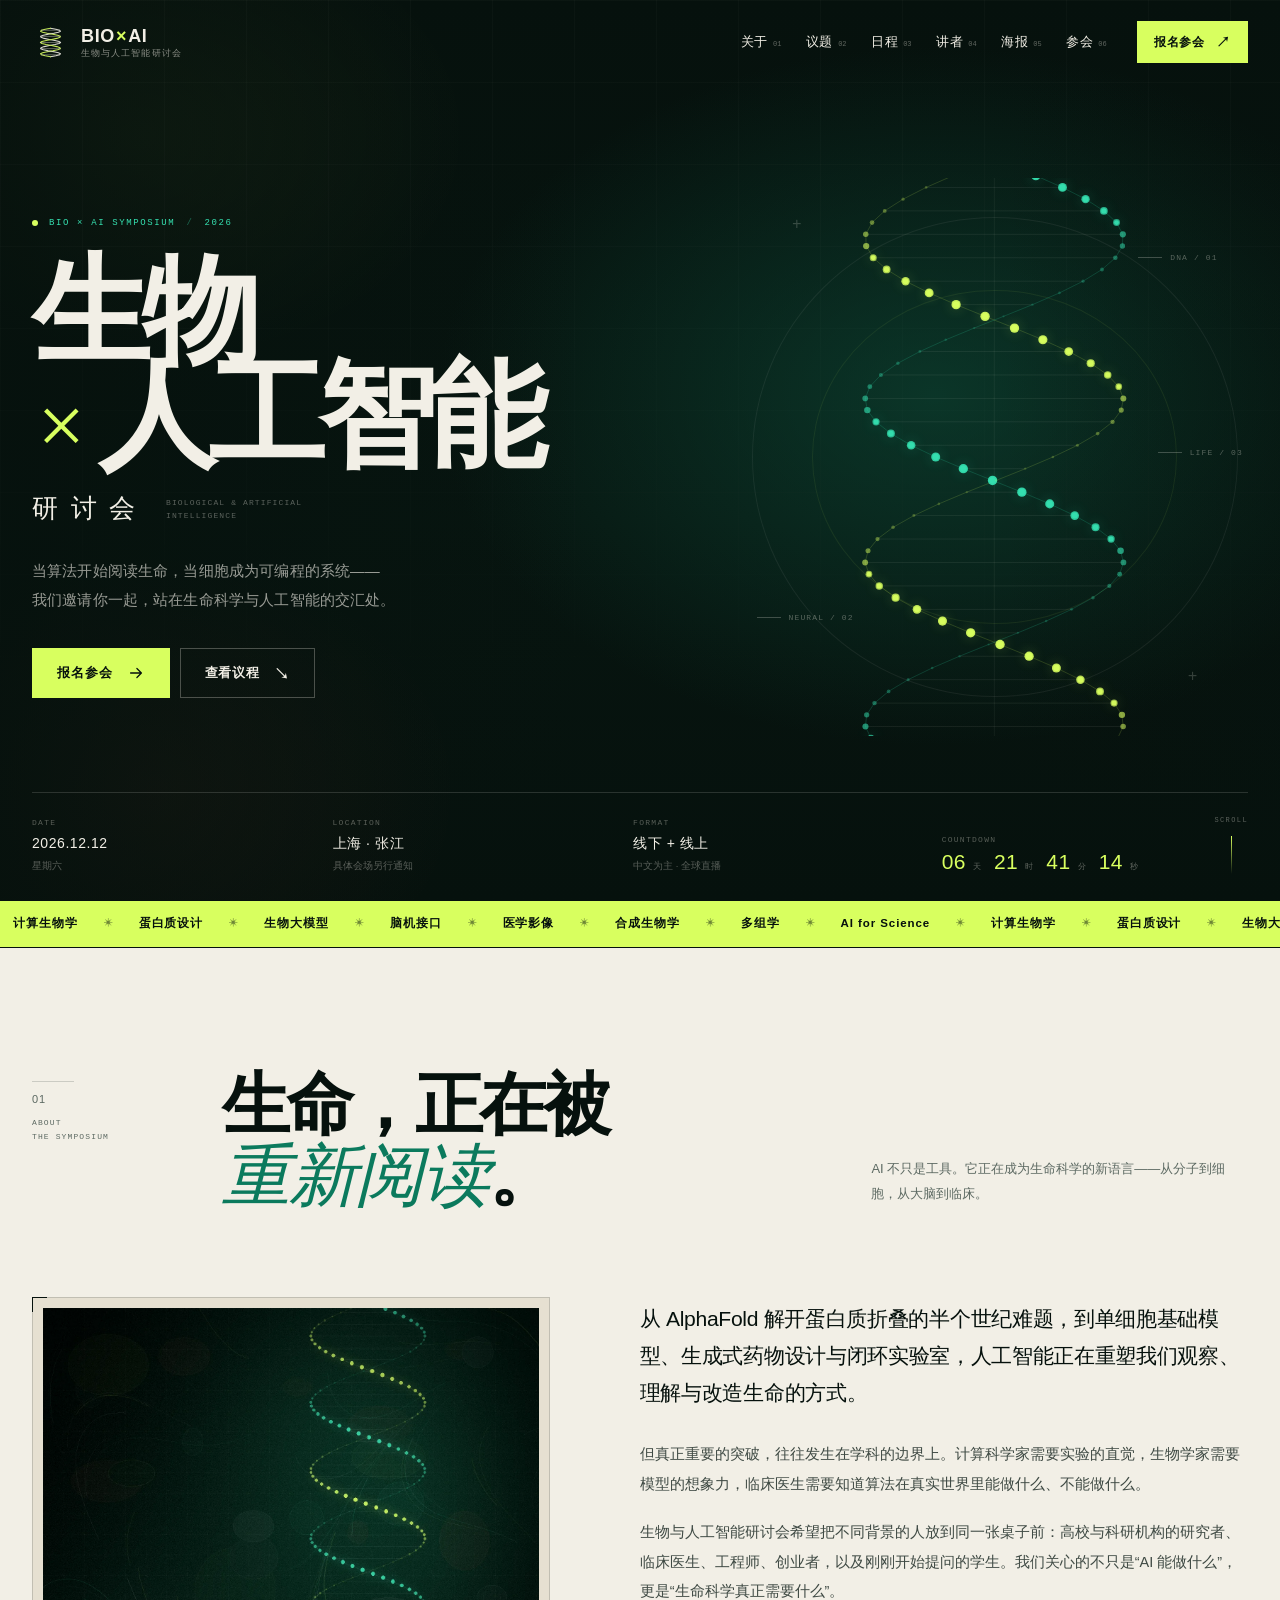
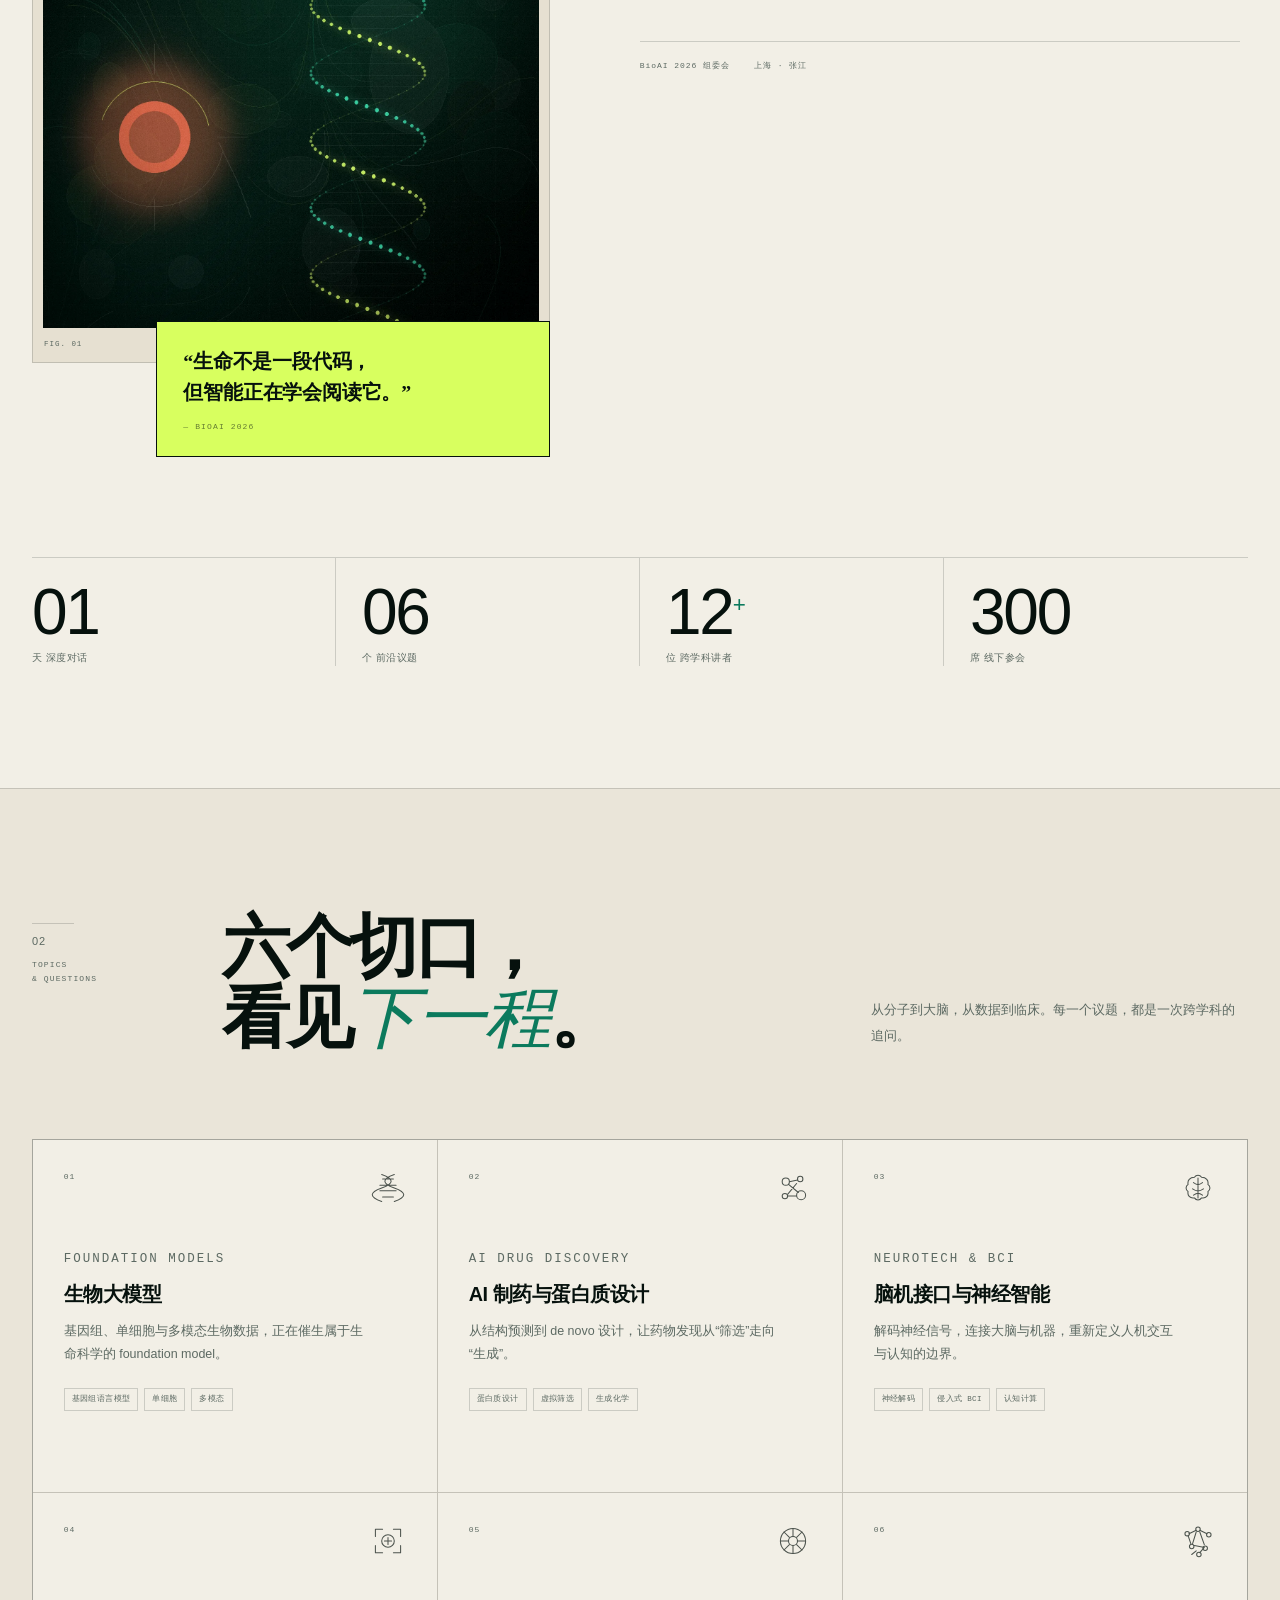
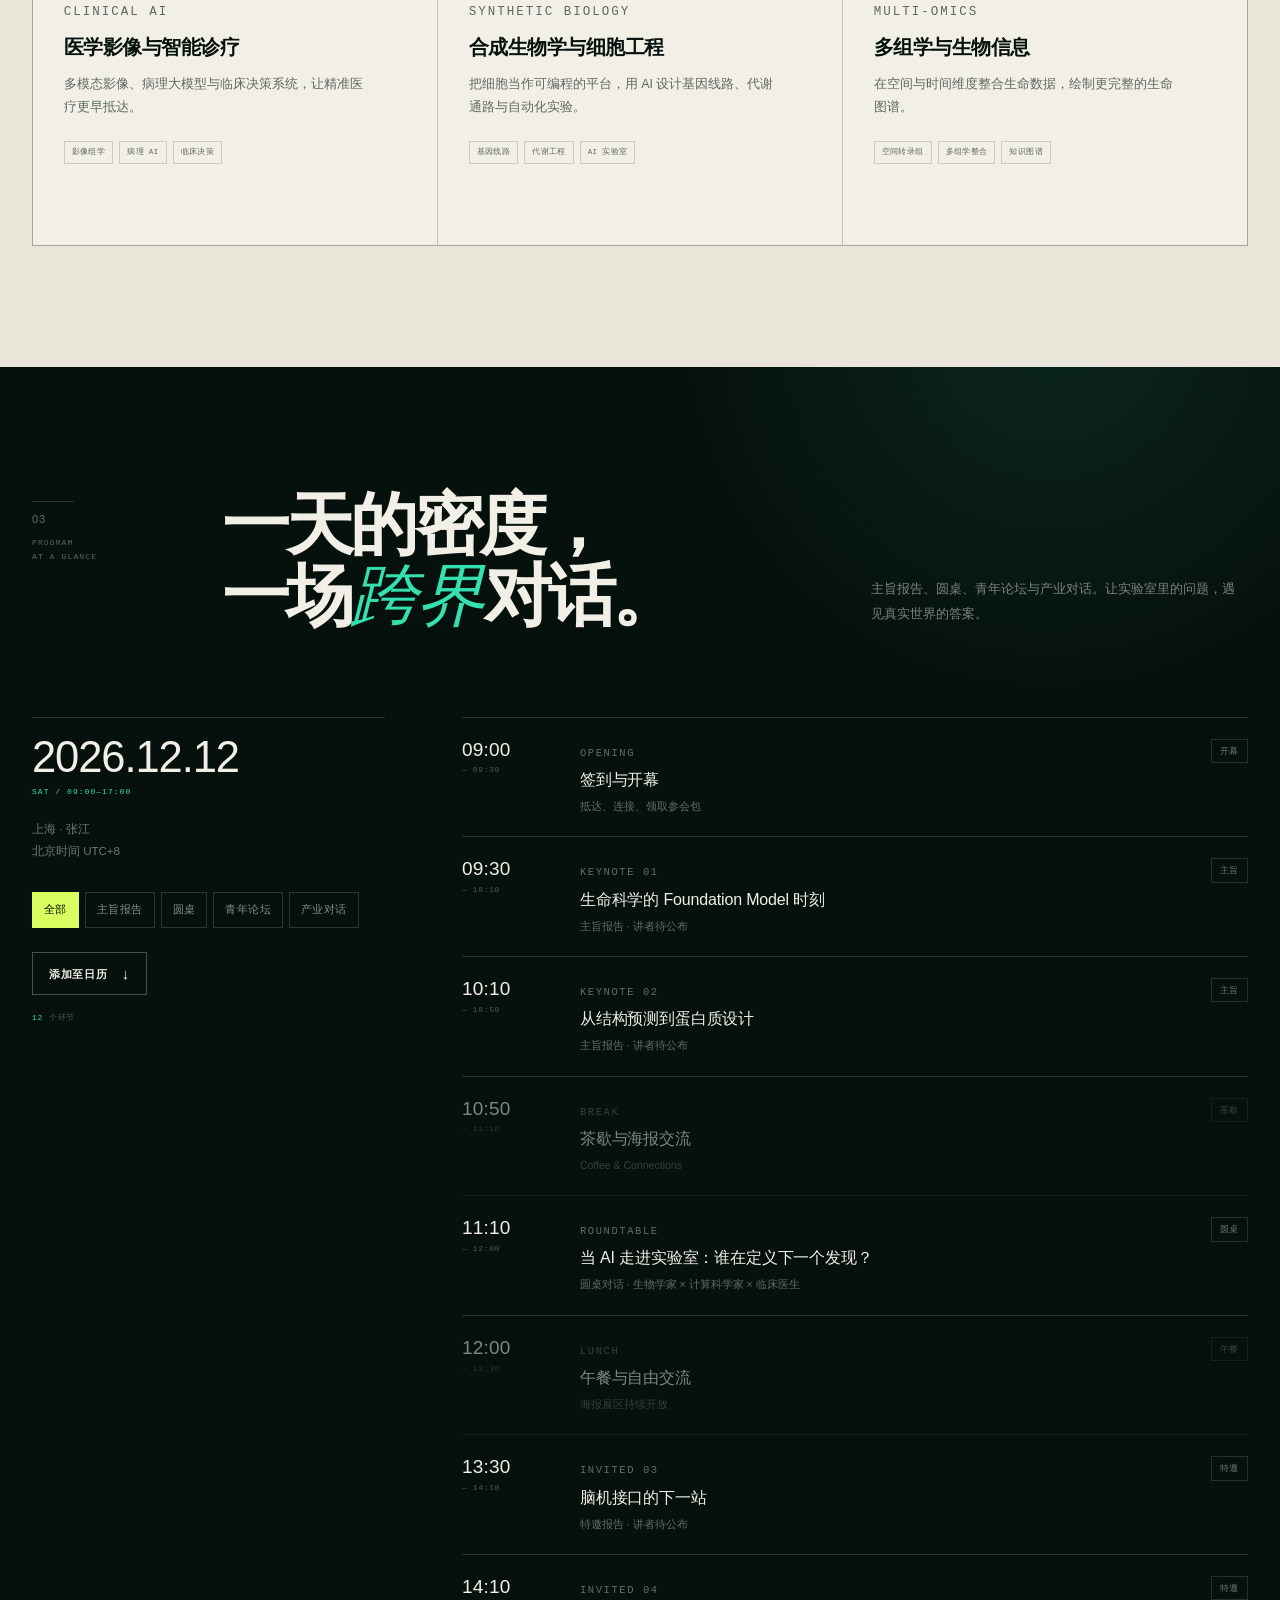
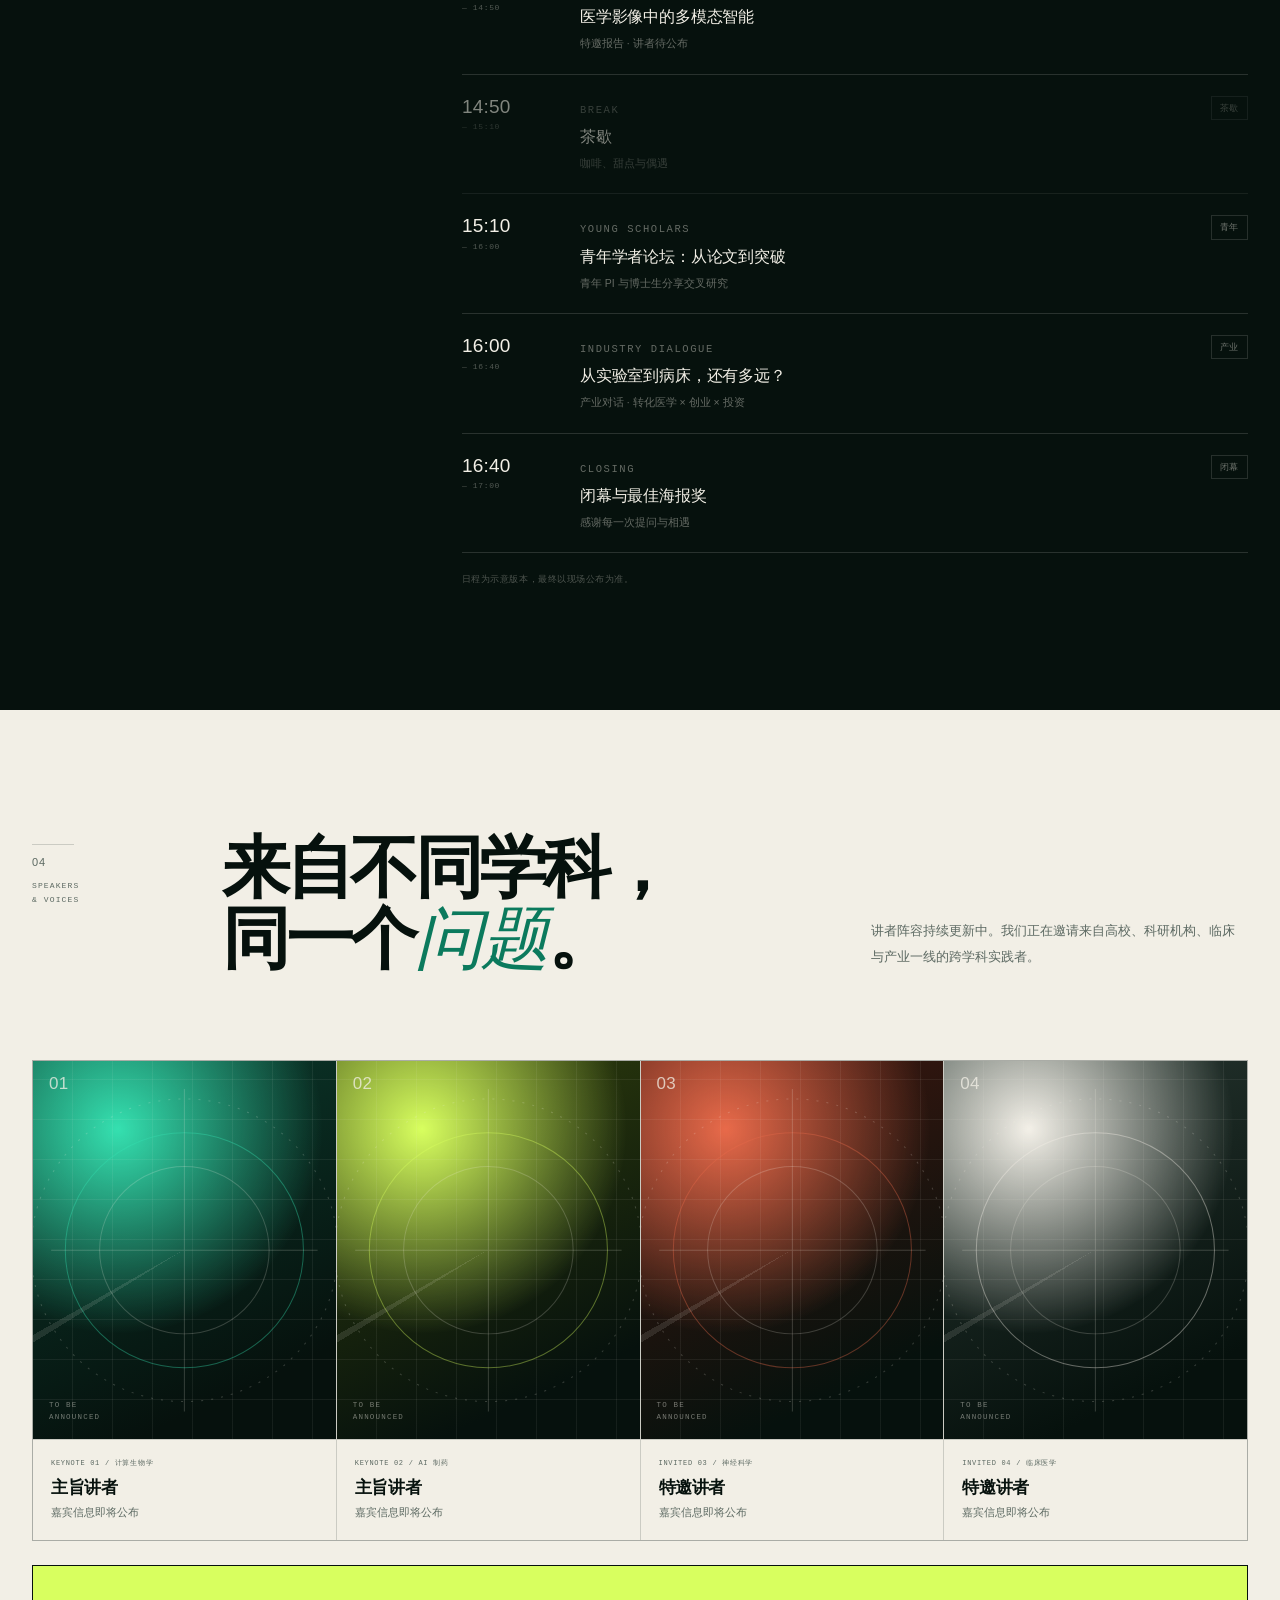
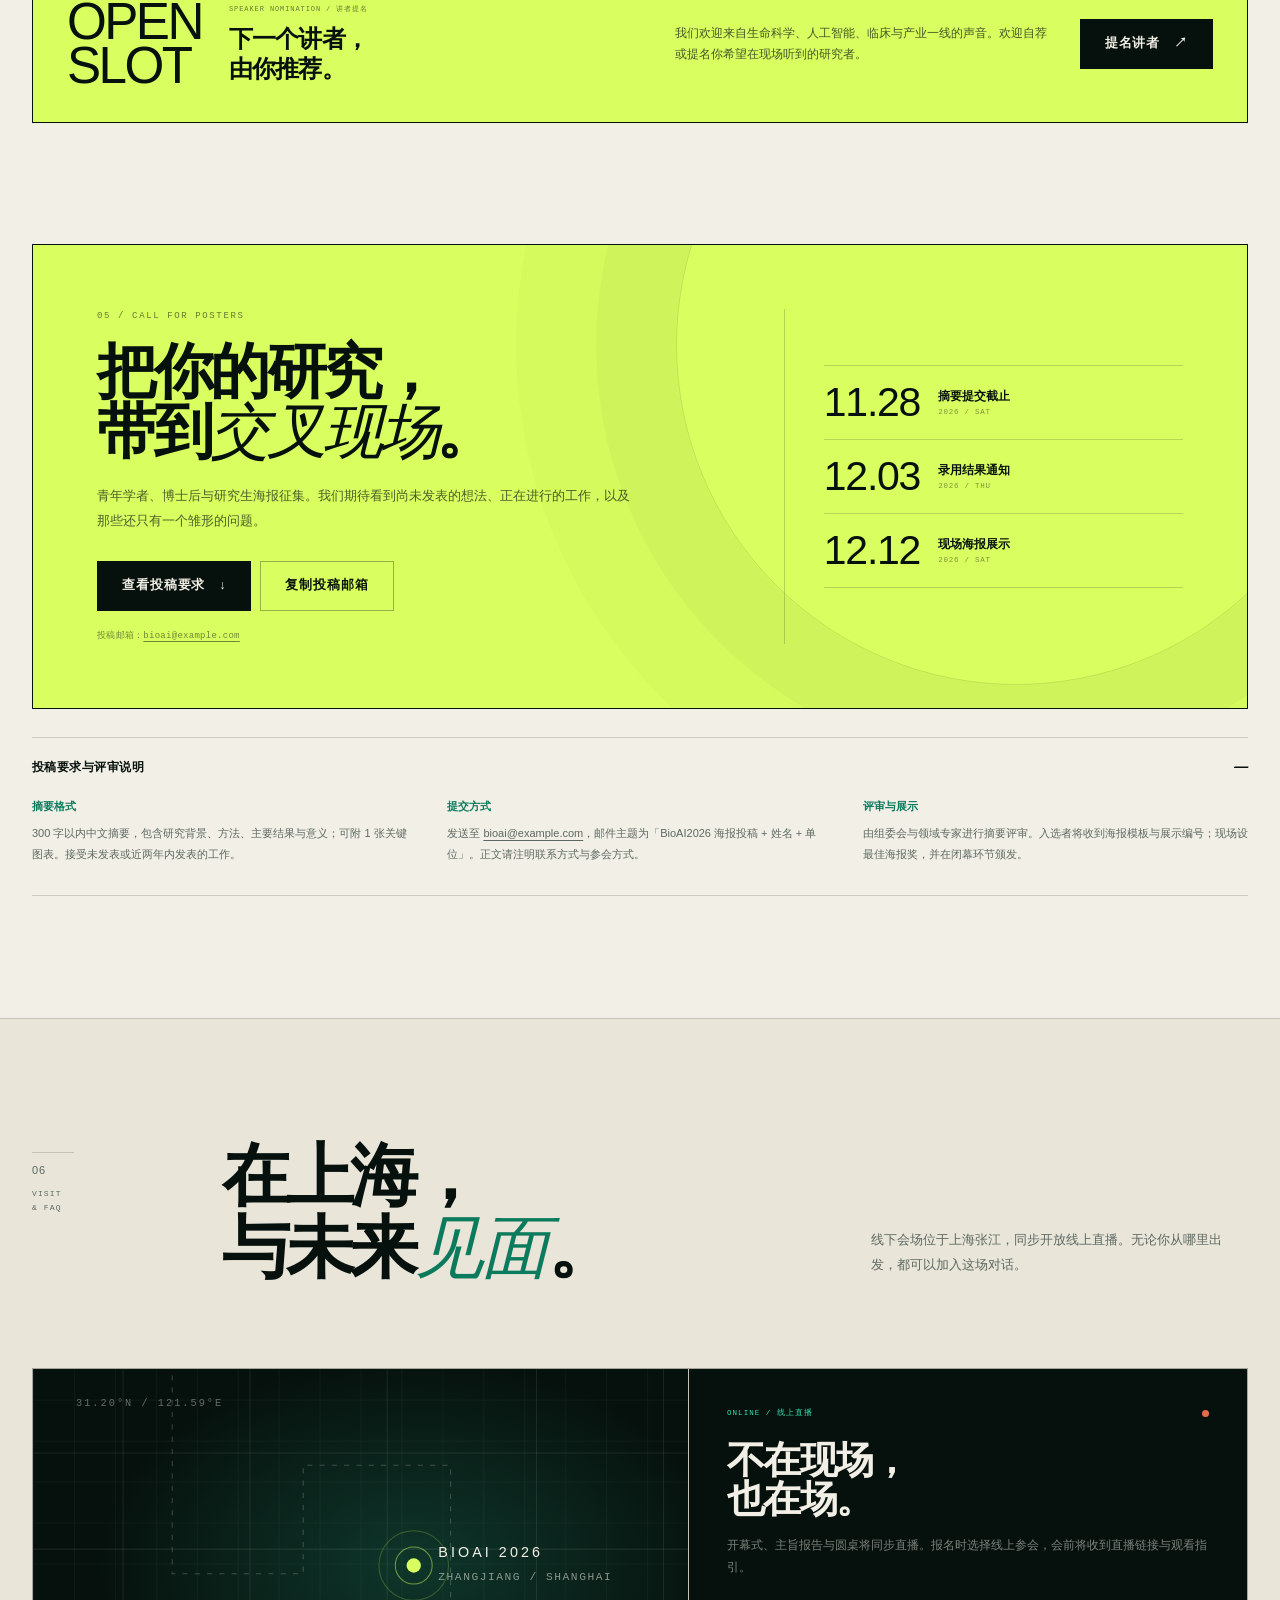
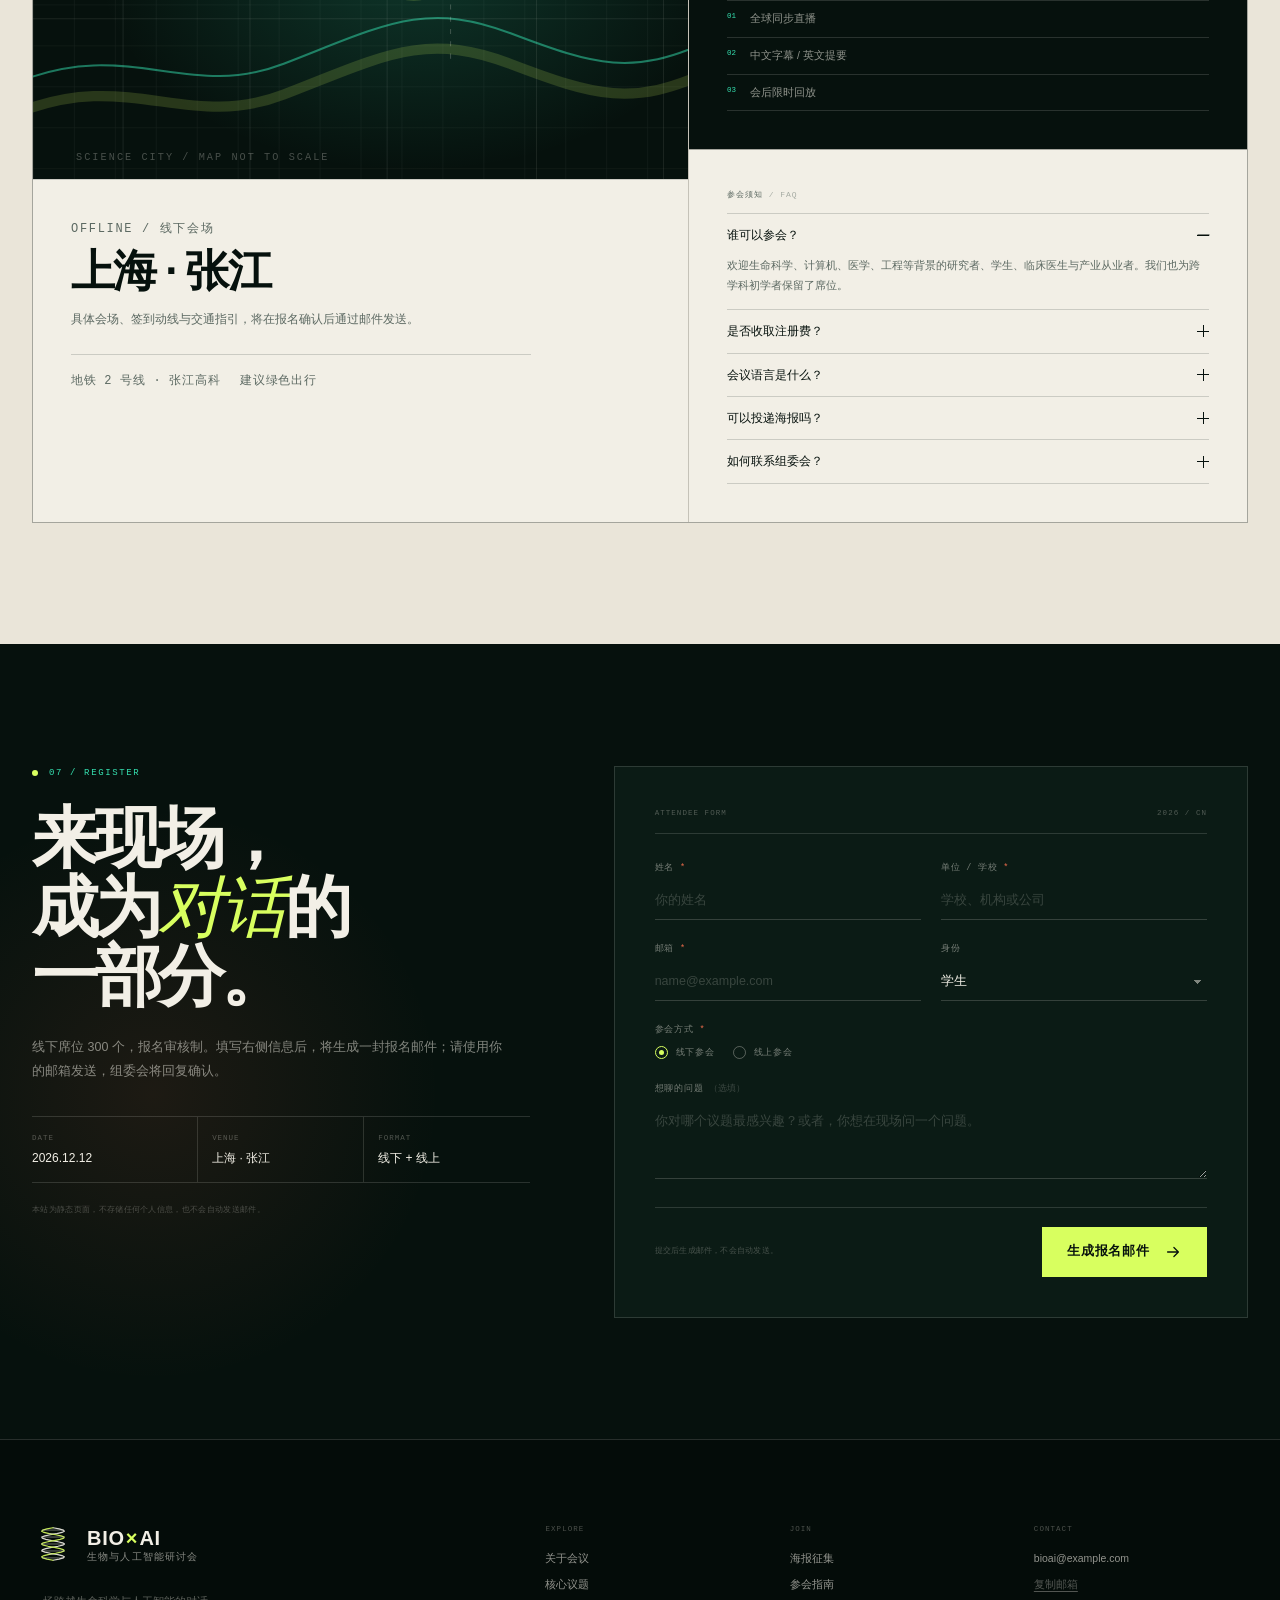
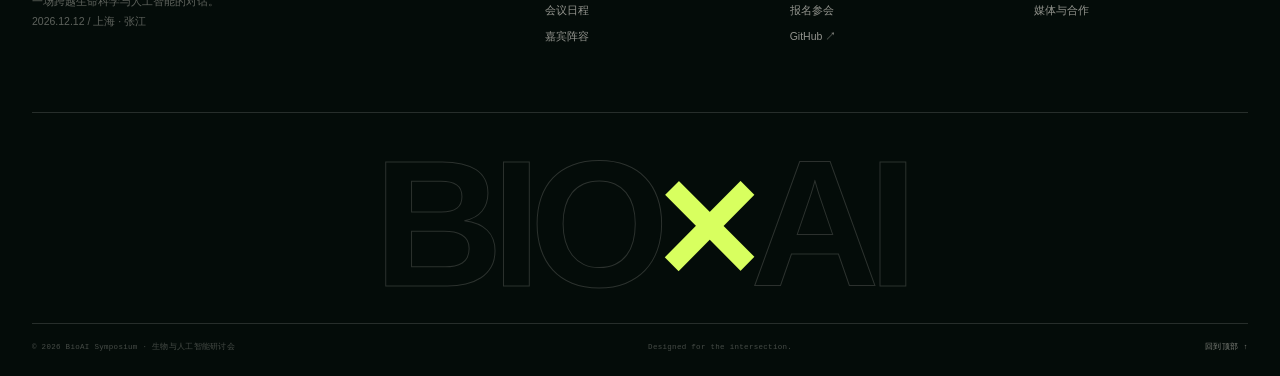
<file: index.html>
<!doctype html>
<html lang="zh-CN" class="no-js">
<head>
  <meta charset="utf-8">
  <meta name="viewport" content="width=device-width, initial-scale=1">
  <title>生物与人工智能研讨会 | BIO × AI Symposium 2026</title>
  <meta name="description" content="生物与人工智能研讨会（BioAI 2026）聚焦生物大模型、AI 制药、脑机接口、医学影像与合成生物学，连接生命科学与人工智能的跨学科对话。2026.12.12，上海 · 张江。">
  <meta name="keywords" content="生物与人工智能,生物大模型,AI制药,蛋白质设计,脑机接口,医学影像,合成生物学,BioAI 2026">
  <meta name="author" content="BioAI 2026 组委会">
  <meta name="theme-color" content="#06110d">
  <meta name="color-scheme" content="dark light">
  <link rel="canonical" href="https://wangsiya2459.github.io/-bai-d-.github.io/">

  <meta property="og:type" content="website">
  <meta property="og:locale" content="zh_CN">
  <meta property="og:site_name" content="BioAI 2026">
  <meta property="og:title" content="生物与人工智能研讨会 | BIO × AI Symposium 2026">
  <meta property="og:description" content="当算法开始阅读生命。2026.12.12，上海 · 张江。一场跨越生命科学与人工智能的对话。">
  <meta property="og:url" content="https://wangsiya2459.github.io/-bai-d-.github.io/">
  <meta property="og:image" content="https://wangsiya2459.github.io/-bai-d-.github.io/assets/img/og-cover.jpg">
  <meta property="og:image:width" content="1200">
  <meta property="og:image:height" content="630">
  <meta property="og:image:alt" content="生物 × 人工智能研讨会主视觉">
  <meta name="twitter:card" content="summary_large_image">
  <meta name="twitter:title" content="生物与人工智能研讨会 | BioAI 2026">
  <meta name="twitter:description" content="当算法开始阅读生命。2026.12.12，上海 · 张江。">
  <meta name="twitter:image" content="https://wangsiya2459.github.io/-bai-d-.github.io/assets/img/og-cover.jpg">

  <link rel="icon" href="assets/favicon.svg" type="image/svg+xml">
  <link rel="apple-touch-icon" href="assets/img/apple-touch-icon.png">
  <link rel="manifest" href="site.webmanifest">
  <link rel="stylesheet" href="assets/css/style.css">
  <script>document.documentElement.classList.replace('no-js', 'js');</script>

  <script type="application/ld+json">
  {
    "@context": "https://schema.org",
    "@type": "Event",
    "name": "生物与人工智能研讨会",
    "alternateName": "BioAI Symposium 2026",
    "description": "聚焦生物大模型、AI 制药、脑机接口、医学影像与合成生物学的跨学科研讨会。",
    "startDate": "2026-12-12T09:00:00+08:00",
    "endDate": "2026-12-12T17:00:00+08:00",
    "eventAttendanceMode": "https://schema.org/MixedEventAttendanceMode",
    "eventStatus": "https://schema.org/EventScheduled",
    "image": [
      "https://wangsiya2459.github.io/-bai-d-.github.io/assets/img/og-cover.jpg"
    ],
    "location": [
      {
        "@type": "Place",
        "name": "上海 · 张江",
        "address": {
          "@type": "PostalAddress",
          "addressLocality": "上海",
          "addressRegion": "上海市",
          "addressCountry": "CN"
        }
      },
      {
        "@type": "VirtualLocation",
        "url": "https://wangsiya2459.github.io/-bai-d-.github.io/"
      }
    ],
    "organizer": {
      "@type": "Organization",
      "name": "BioAI 2026 组委会",
      "url": "https://wangsiya2459.github.io/-bai-d-.github.io/"
    }
  }
  </script>
</head>
<body>
  <a class="skip-link" href="#main">跳到主要内容</a>
  <div class="scroll-progress" aria-hidden="true"><span></span></div>

  <header class="site-header" id="site-header">
    <div class="header-inner">
      <a class="brand" href="#top" aria-label="BioAI 2026 首页">
        <svg class="brand-mark" viewBox="0 0 44 44" aria-hidden="true" focusable="false">
          <path d="M22 5L28.4 6.2L32.8 7.4L33.9 8.6L31.4 9.9L26 11.1L19.3 12.3L13.5 13.5L10.3 14.7L10.7 15.9L14.5 17.1L20.7 18.4L27.2 19.6L32.2 20.8L34 22L32.2 23.2L27.2 24.4L20.7 25.6L14.5 26.9L10.7 28.1L10.3 29.3L13.5 30.5L19.3 31.7L26 32.9L31.4 34.1L33.9 35.4L32.8 36.6L28.4 37.8L22 39" />
          <path d="M22 5L15.6 6.2L11.2 7.4L10.1 8.6L12.6 9.9L18 11.1L24.7 12.3L30.5 13.5L33.7 14.7L33.3 15.9L29.5 17.1L23.3 18.4L16.8 19.6L11.8 20.8L10 22L11.8 23.2L16.8 24.4L23.3 25.6L29.5 26.9L33.3 28.1L33.7 29.3L30.5 30.5L24.7 31.7L18 32.9L12.6 34.1L10.1 35.4L11.2 36.6L15.6 37.8L22 39" />
          <path d="M32.8 7.4H11.2M26 11.1H18M10.3 14.7H33.7M34 22H10M10.3 29.3H33.7M26 32.9H18M32.8 36.6H11.2" />
        </svg>
        <span class="brand-copy">
          <span class="brand-name">BIO<span>×</span>AI</span>
          <span class="brand-sub">生物与人工智能研讨会</span>
        </span>
      </a>

      <nav class="site-nav" id="site-nav" aria-label="主导航">
        <a class="nav-link" href="#about"><span>关于</span><i>01</i></a>
        <a class="nav-link" href="#topics"><span>议题</span><i>02</i></a>
        <a class="nav-link" href="#program"><span>日程</span><i>03</i></a>
        <a class="nav-link" href="#speakers"><span>讲者</span><i>04</i></a>
        <a class="nav-link" href="#posters"><span>海报</span><i>05</i></a>
        <a class="nav-link" href="#visit"><span>参会</span><i>06</i></a>
        <a class="nav-cta" href="#register">报名参会 <span aria-hidden="true">↗</span></a>
        <span class="nav-watermark" aria-hidden="true">BIO<span>×</span>AI</span>
        <div class="nav-foot">
          <span>BIO × AI SYMPOSIUM / 2026</span>
          <span><span data-site="dateLabel">2026.12.12</span> · <span data-site="venue">上海 · 张江</span></span>
          <a href="mailto:bioai@example.com" data-email-link data-email-text>bioai@example.com</a>
        </div>
      </nav>

      <button class="menu-toggle" type="button" aria-controls="site-nav" aria-expanded="false" aria-label="打开菜单">
        <span class="menu-toggle-label">MENU</span>
        <span class="menu-toggle-bars" aria-hidden="true"><i></i><i></i></span>
      </button>
    </div>
  </header>

  <main id="main">
    <!-- ============================================================ HERO -->
    <section class="hero" id="top" aria-labelledby="hero-title">
      <div class="hero-atmosphere" aria-hidden="true"></div>
      <div class="hero-grid" aria-hidden="true"></div>

      <div class="container hero-inner">
        <div class="hero-copy">
          <p class="eyebrow hero-eyebrow">
            <span class="pulse-dot" aria-hidden="true"></span>
            BIO × AI SYMPOSIUM <span class="slash">/</span> 2026
          </p>

          <h1 class="hero-title" id="hero-title" aria-label="生物与人工智能研讨会">
            <span class="hero-title-line">生物</span>
            <span class="hero-title-line"><em aria-hidden="true">×</em>人工智能</span>
            <span class="hero-title-sub">研讨会 <small>BIOLOGICAL &amp; ARTIFICIAL INTELLIGENCE</small></span>
          </h1>

          <p class="hero-desc">
            当算法开始阅读生命，当细胞成为可编程的系统——<br class="desktop-only">
            我们邀请你一起，站在生命科学与人工智能的交汇处。
          </p>

          <div class="hero-actions">
            <a class="btn btn--acid" href="#register">
              <span>报名参会</span>
              <svg viewBox="0 0 20 20" aria-hidden="true"><path d="M4 10h11M11 5l5 5-5 5" /></svg>
            </a>
            <a class="btn btn--ghost" href="#program">
              <span>查看议程</span>
              <span class="btn-symbol" aria-hidden="true">↘</span>
            </a>
          </div>
        </div>

        <div class="hero-visual" aria-hidden="true">
          <canvas id="helix-canvas"></canvas>
          <span class="hero-label hero-label--one"><i></i>DNA / 01</span>
          <span class="hero-label hero-label--two"><i></i>NEURAL / 02</span>
          <span class="hero-label hero-label--three"><i></i>LIFE / 03</span>
          <span class="hero-cross hero-cross--one">+</span>
          <span class="hero-cross hero-cross--two">+</span>
        </div>
      </div>

      <div class="container hero-foot">
        <div class="hero-meta">
          <div class="meta-item">
            <span class="meta-label">DATE</span>
            <strong data-site="dateLabel">2026.12.12</strong>
            <small data-weekday>星期六</small>
          </div>
          <div class="meta-item">
            <span class="meta-label">LOCATION</span>
            <strong data-site="venue">上海 · 张江</strong>
            <small>具体会场另行通知</small>
          </div>
          <div class="meta-item">
            <span class="meta-label">FORMAT</span>
            <strong data-site="format">线下 + 线上</strong>
            <small>中文为主 · 全球直播</small>
          </div>
        </div>

        <div class="countdown" aria-label="距离会议开幕">
          <span class="countdown-label">COUNTDOWN</span>
          <div class="countdown-clock">
            <span><b data-countdown="days">00</b><i>天</i></span>
            <span><b data-countdown="hours">00</b><i>时</i></span>
            <span><b data-countdown="minutes">00</b><i>分</i></span>
            <span><b data-countdown="seconds">00</b><i>秒</i></span>
          </div>
        </div>

        <a class="scroll-cue" href="#about" aria-label="向下浏览">
          <span>SCROLL</span><i aria-hidden="true"></i>
        </a>
      </div>
    </section>

    <!-- ========================================================== TICKER -->
    <div class="ticker" aria-hidden="true">
      <div class="ticker-track">
        <div class="ticker-group">
          <span>计算生物学</span><i>✳</i><span>蛋白质设计</span><i>✳</i><span>生物大模型</span><i>✳</i><span>脑机接口</span><i>✳</i><span>医学影像</span><i>✳</i><span>合成生物学</span><i>✳</i><span>多组学</span><i>✳</i><span>AI for Science</span><i>✳</i>
        </div>
        <div class="ticker-group">
          <span>计算生物学</span><i>✳</i><span>蛋白质设计</span><i>✳</i><span>生物大模型</span><i>✳</i><span>脑机接口</span><i>✳</i><span>医学影像</span><i>✳</i><span>合成生物学</span><i>✳</i><span>多组学</span><i>✳</i><span>AI for Science</span><i>✳</i>
        </div>
      </div>
    </div>

    <!-- =========================================================== ABOUT -->
    <section class="section about" id="about" aria-labelledby="about-title">
      <div class="container">
        <div class="section-head reveal">
          <div class="section-meta">
            <span class="section-num">01</span>
            <span class="section-kicker">ABOUT<br> THE SYMPOSIUM</span>
          </div>
          <div class="section-heading">
            <h2 class="section-title" id="about-title">生命，正在被<br><em>重新阅读</em>。</h2>
            <p class="section-intro">AI 不只是工具。它正在成为生命科学的新语言——从分子到细胞，从大脑到临床。</p>
          </div>
        </div>

        <div class="about-grid">
          <figure class="about-figure reveal">
            <div class="about-frame">
              <picture>
                <source srcset="assets/img/about-art.webp" type="image/webp">
                <img src="assets/img/about-art.jpg" alt="由 DNA 双螺旋、细胞轮廓与神经网络构成的抽象主视觉" width="1400" height="1750" loading="lazy" decoding="async">
              </picture>
              <span class="frame-corner frame-corner--tl" aria-hidden="true"></span>
              <span class="frame-corner frame-corner--br" aria-hidden="true"></span>
              <figcaption class="figure-caption">
                <span>FIG. 01</span>
                <span>生物智能 / 人工生命</span>
              </figcaption>
            </div>
            <blockquote class="figure-quote">
              <p>“生命不是一段代码，<br>但智能正在学会阅读它。”</p>
              <cite>— BIOAI 2026</cite>
            </blockquote>
          </figure>

          <div class="about-copy reveal">
            <p class="about-lead">从 AlphaFold 解开蛋白质折叠的半个世纪难题，到单细胞基础模型、生成式药物设计与闭环实验室，人工智能正在重塑我们观察、理解与改造生命的方式。</p>
            <p>但真正重要的突破，往往发生在学科的边界上。计算科学家需要实验的直觉，生物学家需要模型的想象力，临床医生需要知道算法在真实世界里能做什么、不能做什么。</p>
            <p>生物与人工智能研讨会希望把不同背景的人放到同一张桌子前：高校与科研机构的研究者、临床医生、工程师、创业者，以及刚刚开始提问的学生。我们关心的不只是“AI 能做什么”，更是“生命科学真正需要什么”。</p>
            <p class="about-signature">
              <span>BioAI 2026 组委会</span>
              <span>上海 · 张江</span>
            </p>
          </div>
        </div>

        <div class="stats reveal" aria-label="会议数据">
          <div class="stat">
            <span class="stat-num">01</span>
            <span class="stat-copy"><b>天</b>深度对话</span>
          </div>
          <div class="stat">
            <span class="stat-num">06</span>
            <span class="stat-copy"><b>个</b>前沿议题</span>
          </div>
          <div class="stat">
            <span class="stat-num">12<sup>+</sup></span>
            <span class="stat-copy"><b>位</b>跨学科讲者</span>
          </div>
          <div class="stat">
            <span class="stat-num">300</span>
            <span class="stat-copy"><b>席</b>线下参会</span>
          </div>
        </div>
      </div>
    </section>

    <!-- ========================================================== TOPICS -->
    <section class="section topics" id="topics" aria-labelledby="topics-title">
      <div class="container">
        <div class="section-head reveal">
          <div class="section-meta">
            <span class="section-num">02</span>
            <span class="section-kicker">TOPICS<br> &amp; QUESTIONS</span>
          </div>
          <div class="section-heading">
            <h2 class="section-title" id="topics-title">六个切口，<br>看见<em>下一程</em>。</h2>
            <p class="section-intro">从分子到大脑，从数据到临床。每一个议题，都是一次跨学科的追问。</p>
          </div>
        </div>

        <div class="topics-grid">
          <article class="topic-card reveal">
            <div class="topic-top">
              <span class="topic-index">01</span>
              <svg class="topic-icon" viewBox="0 0 40 40" aria-hidden="true">
                <path d="M13 5c14 5 14 10 0 15S-1 30 13 35M27 5c-14 5-14 10 0 15s14 10 0 15M14 10h12M11 17h18M11 23h18M14 30h12" />
              </svg>
            </div>
            <div class="topic-body">
              <p class="topic-en">FOUNDATION MODELS</p>
              <h3>生物大模型</h3>
              <p>基因组、单细胞与多模态生物数据，正在催生属于生命科学的 foundation model。</p>
            </div>
            <ul class="topic-tags">
              <li>基因组语言模型</li><li>单细胞</li><li>多模态</li>
            </ul>
            <span class="topic-mark" aria-hidden="true">↗</span>
          </article>

          <article class="topic-card reveal">
            <div class="topic-top">
              <span class="topic-index">02</span>
              <svg class="topic-icon" viewBox="0 0 40 40" aria-hidden="true">
                <circle cx="12" cy="13" r="4" /><circle cx="28" cy="10" r="3" /><circle cx="29" cy="28" r="5" /><circle cx="11" cy="29" r="3" />
                <path d="M16 13l9-2M15 16l11 9M14 27l10-12M14 29h10" />
              </svg>
            </div>
            <div class="topic-body">
              <p class="topic-en">AI DRUG DISCOVERY</p>
              <h3>AI 制药与蛋白质设计</h3>
              <p>从结构预测到 de novo 设计，让药物发现从“筛选”走向“生成”。</p>
            </div>
            <ul class="topic-tags">
              <li>蛋白质设计</li><li>虚拟筛选</li><li>生成化学</li>
            </ul>
            <span class="topic-mark" aria-hidden="true">↗</span>
          </article>

          <article class="topic-card reveal">
            <div class="topic-top">
              <span class="topic-index">03</span>
              <svg class="topic-icon" viewBox="0 0 40 40" aria-hidden="true">
                <path d="M16 8c-5 0-8 4-7 8-3 2-3 6 0 8-1 4 2 8 7 7 2 3 6 3 8 0 5 1 8-3 7-7 3-2 3-6 0-8 1-4-2-8-7-8-2-3-6-3-8 0z" />
                <path d="M20 9v22M15 14c4 3 6 3 10 0M14 21c4 3 8 3 12 0M15 28c4-3 6-3 10 0" />
              </svg>
            </div>
            <div class="topic-body">
              <p class="topic-en">NEUROTECH &amp; BCI</p>
              <h3>脑机接口与神经智能</h3>
              <p>解码神经信号，连接大脑与机器，重新定义人机交互与认知的边界。</p>
            </div>
            <ul class="topic-tags">
              <li>神经解码</li><li>侵入式 BCI</li><li>认知计算</li>
            </ul>
            <span class="topic-mark" aria-hidden="true">↗</span>
          </article>

          <article class="topic-card reveal">
            <div class="topic-top">
              <span class="topic-index">04</span>
              <svg class="topic-icon" viewBox="0 0 40 40" aria-hidden="true">
                <path d="M6 15V7h8M34 15V7h-8M6 25v8h8M34 25v8h-8" />
                <circle cx="20" cy="20" r="7" />
                <path d="M20 16v8M16 20h8" />
              </svg>
            </div>
            <div class="topic-body">
              <p class="topic-en">CLINICAL AI</p>
              <h3>医学影像与智能诊疗</h3>
              <p>多模态影像、病理大模型与临床决策系统，让精准医疗更早抵达。</p>
            </div>
            <ul class="topic-tags">
              <li>影像组学</li><li>病理 AI</li><li>临床决策</li>
            </ul>
            <span class="topic-mark" aria-hidden="true">↗</span>
          </article>

          <article class="topic-card reveal">
            <div class="topic-top">
              <span class="topic-index">05</span>
              <svg class="topic-icon" viewBox="0 0 40 40" aria-hidden="true">
                <circle cx="20" cy="20" r="14" />
                <circle cx="20" cy="20" r="5" />
                <path d="M20 6v9M20 25v9M6 20h9M25 20h9M10 10l6 6M24 24l6 6M30 10l-6 6M16 24l-6 6" />
              </svg>
            </div>
            <div class="topic-body">
              <p class="topic-en">SYNTHETIC BIOLOGY</p>
              <h3>合成生物学与细胞工程</h3>
              <p>把细胞当作可编程的平台，用 AI 设计基因线路、代谢通路与自动化实验。</p>
            </div>
            <ul class="topic-tags">
              <li>基因线路</li><li>代谢工程</li><li>AI 实验室</li>
            </ul>
            <span class="topic-mark" aria-hidden="true">↗</span>
          </article>

          <article class="topic-card reveal">
            <div class="topic-top">
              <span class="topic-index">06</span>
              <svg class="topic-icon" viewBox="0 0 40 40" aria-hidden="true">
                <circle cx="8" cy="12" r="2.5" /><circle cx="20" cy="7" r="2.5" /><circle cx="32" cy="13" r="2.5" /><circle cx="13" cy="26" r="2.5" /><circle cx="28" cy="28" r="2.5" /><circle cx="21" cy="35" r="2.5" />
                <path d="M10 12l8-4M22 8l8 4M9 14l3 9M16 25l10 2M27 27l-5 6M18 31l-5 4M22 10l5 14M18 10l-4 13" />
              </svg>
            </div>
            <div class="topic-body">
              <p class="topic-en">MULTI-OMICS</p>
              <h3>多组学与生物信息</h3>
              <p>在空间与时间维度整合生命数据，绘制更完整的生命图谱。</p>
            </div>
            <ul class="topic-tags">
              <li>空间转录组</li><li>多组学整合</li><li>知识图谱</li>
            </ul>
            <span class="topic-mark" aria-hidden="true">↗</span>
          </article>
        </div>
      </div>
    </section>

    <!-- ========================================================== PROGRAM -->
    <section class="section section--dark program" id="program" aria-labelledby="program-title">
      <div class="container">
        <div class="section-head section-head--dark reveal">
          <div class="section-meta">
            <span class="section-num">03</span>
            <span class="section-kicker">PROGRAM<br> AT A GLANCE</span>
          </div>
          <div class="section-heading">
            <h2 class="section-title" id="program-title">一天的密度，<br>一场<em>跨界</em>对话。</h2>
            <p class="section-intro">主旨报告、圆桌、青年论坛与产业对话。让实验室里的问题，遇见真实世界的答案。</p>
          </div>
        </div>

        <div class="agenda-grid">
          <aside class="agenda-aside reveal">
            <div class="agenda-date">
              <strong data-site="dateLabel">2026.12.12</strong>
              <span><b data-weekday-short>SAT</b> / 09:00—17:00</span>
            </div>
            <p class="agenda-place"><span data-site="venue">上海 · 张江</span><br>北京时间 UTC+8</p>

            <div class="agenda-filters" role="group" aria-label="按环节筛选日程">
              <button class="filter-btn is-active" type="button" data-filter="all" aria-pressed="true">全部</button>
              <button class="filter-btn" type="button" data-filter="keynote" aria-pressed="false">主旨报告</button>
              <button class="filter-btn" type="button" data-filter="roundtable" aria-pressed="false">圆桌</button>
              <button class="filter-btn" type="button" data-filter="young" aria-pressed="false">青年论坛</button>
              <button class="filter-btn" type="button" data-filter="industry" aria-pressed="false">产业对话</button>
            </div>

            <button class="btn btn--ghost btn--small" type="button" data-add-calendar>
              <span>添加至日历</span><span class="btn-symbol" aria-hidden="true">↓</span>
            </button>
            <p class="agenda-count" aria-live="polite"><b id="agenda-visible-count">12</b> 个环节</p>
          </aside>

          <div class="agenda-main reveal">
            <div class="agenda-list" id="agenda-list">
              <article class="agenda-row" data-track="opening">
                <div class="agenda-time">09:00<span>— 09:30</span></div>
                <div class="agenda-body">
                  <p class="agenda-kicker">OPENING</p>
                  <h3>签到与开幕</h3>
                  <p>抵达、连接、领取参会包</p>
                </div>
                <span class="agenda-tag">开幕</span>
              </article>

              <article class="agenda-row" data-track="keynote">
                <div class="agenda-time">09:30<span>— 10:10</span></div>
                <div class="agenda-body">
                  <p class="agenda-kicker">KEYNOTE 01</p>
                  <h3>生命科学的 Foundation Model 时刻</h3>
                  <p>主旨报告 · 讲者待公布</p>
                </div>
                <span class="agenda-tag">主旨</span>
              </article>

              <article class="agenda-row" data-track="keynote">
                <div class="agenda-time">10:10<span>— 10:50</span></div>
                <div class="agenda-body">
                  <p class="agenda-kicker">KEYNOTE 02</p>
                  <h3>从结构预测到蛋白质设计</h3>
                  <p>主旨报告 · 讲者待公布</p>
                </div>
                <span class="agenda-tag">主旨</span>
              </article>

              <article class="agenda-row agenda-row--break" data-track="break">
                <div class="agenda-time">10:50<span>— 11:10</span></div>
                <div class="agenda-body">
                  <p class="agenda-kicker">BREAK</p>
                  <h3>茶歇与海报交流</h3>
                  <p>Coffee &amp; Connections</p>
                </div>
                <span class="agenda-tag">茶歇</span>
              </article>

              <article class="agenda-row" data-track="roundtable">
                <div class="agenda-time">11:10<span>— 12:00</span></div>
                <div class="agenda-body">
                  <p class="agenda-kicker">ROUNDTABLE</p>
                  <h3>当 AI 走进实验室：谁在定义下一个发现？</h3>
                  <p>圆桌对话 · 生物学家 × 计算科学家 × 临床医生</p>
                </div>
                <span class="agenda-tag">圆桌</span>
              </article>

              <article class="agenda-row agenda-row--break" data-track="break">
                <div class="agenda-time">12:00<span>— 13:30</span></div>
                <div class="agenda-body">
                  <p class="agenda-kicker">LUNCH</p>
                  <h3>午餐与自由交流</h3>
                  <p>海报展区持续开放</p>
                </div>
                <span class="agenda-tag">午餐</span>
              </article>

              <article class="agenda-row" data-track="keynote">
                <div class="agenda-time">13:30<span>— 14:10</span></div>
                <div class="agenda-body">
                  <p class="agenda-kicker">INVITED 03</p>
                  <h3>脑机接口的下一站</h3>
                  <p>特邀报告 · 讲者待公布</p>
                </div>
                <span class="agenda-tag">特邀</span>
              </article>

              <article class="agenda-row" data-track="keynote">
                <div class="agenda-time">14:10<span>— 14:50</span></div>
                <div class="agenda-body">
                  <p class="agenda-kicker">INVITED 04</p>
                  <h3>医学影像中的多模态智能</h3>
                  <p>特邀报告 · 讲者待公布</p>
                </div>
                <span class="agenda-tag">特邀</span>
              </article>

              <article class="agenda-row agenda-row--break" data-track="break">
                <div class="agenda-time">14:50<span>— 15:10</span></div>
                <div class="agenda-body">
                  <p class="agenda-kicker">BREAK</p>
                  <h3>茶歇</h3>
                  <p>咖啡、甜点与偶遇</p>
                </div>
                <span class="agenda-tag">茶歇</span>
              </article>

              <article class="agenda-row" data-track="young">
                <div class="agenda-time">15:10<span>— 16:00</span></div>
                <div class="agenda-body">
                  <p class="agenda-kicker">YOUNG SCHOLARS</p>
                  <h3>青年学者论坛：从论文到突破</h3>
                  <p>青年 PI 与博士生分享交叉研究</p>
                </div>
                <span class="agenda-tag">青年</span>
              </article>

              <article class="agenda-row" data-track="industry">
                <div class="agenda-time">16:00<span>— 16:40</span></div>
                <div class="agenda-body">
                  <p class="agenda-kicker">INDUSTRY DIALOGUE</p>
                  <h3>从实验室到病床，还有多远？</h3>
                  <p>产业对话 · 转化医学 × 创业 × 投资</p>
                </div>
                <span class="agenda-tag">产业</span>
              </article>

              <article class="agenda-row" data-track="closing">
                <div class="agenda-time">16:40<span>— 17:00</span></div>
                <div class="agenda-body">
                  <p class="agenda-kicker">CLOSING</p>
                  <h3>闭幕与最佳海报奖</h3>
                  <p>感谢每一次提问与相遇</p>
                </div>
                <span class="agenda-tag">闭幕</span>
              </article>
            </div>
            <p class="agenda-empty" id="agenda-empty" hidden>该环节暂无日程，试试其他分类。</p>
            <p class="agenda-note">日程为示意版本，最终以现场公布为准。</p>
          </div>
        </div>
      </div>
    </section>

    <!-- ========================================================= SPEAKERS -->
    <section class="section speakers" id="speakers" aria-labelledby="speakers-title">
      <div class="container">
        <div class="section-head reveal">
          <div class="section-meta">
            <span class="section-num">04</span>
            <span class="section-kicker">SPEAKERS<br> &amp; VOICES</span>
          </div>
          <div class="section-heading">
            <h2 class="section-title" id="speakers-title">来自不同学科，<br>同一个<em>问题</em>。</h2>
            <p class="section-intro">讲者阵容持续更新中。我们正在邀请来自高校、科研机构、临床与产业一线的跨学科实践者。</p>
          </div>
        </div>

        <div class="speakers-grid">
          <article class="speaker-card reveal" style="--c1:#35e0b0;--c2:#0b3b2d;">
            <div class="speaker-art">
              <span class="speaker-no">01</span>
              <span class="speaker-tba">TO BE<br>ANNOUNCED</span>
              <svg class="speaker-orbit" viewBox="0 0 300 380" aria-hidden="true" preserveAspectRatio="none">
                <circle cx="150" cy="190" r="84" /><circle cx="150" cy="190" r="118" /><circle cx="150" cy="190" r="152" />
                <path d="M150 28v324M18 190h264" />
              </svg>
            </div>
            <div class="speaker-info">
              <p class="speaker-role">KEYNOTE 01 / 计算生物学</p>
              <h3>主旨讲者</h3>
              <p class="speaker-status">嘉宾信息即将公布</p>
            </div>
          </article>

          <article class="speaker-card reveal" style="--c1:#d8ff5f;--c2:#32400c;">
            <div class="speaker-art">
              <span class="speaker-no">02</span>
              <span class="speaker-tba">TO BE<br>ANNOUNCED</span>
              <svg class="speaker-orbit" viewBox="0 0 300 380" aria-hidden="true" preserveAspectRatio="none">
                <circle cx="150" cy="190" r="84" /><circle cx="150" cy="190" r="118" /><circle cx="150" cy="190" r="152" />
                <path d="M150 28v324M18 190h264" />
              </svg>
            </div>
            <div class="speaker-info">
              <p class="speaker-role">KEYNOTE 02 / AI 制药</p>
              <h3>主旨讲者</h3>
              <p class="speaker-status">嘉宾信息即将公布</p>
            </div>
          </article>

          <article class="speaker-card reveal" style="--c1:#e86a4a;--c2:#41170f;">
            <div class="speaker-art">
              <span class="speaker-no">03</span>
              <span class="speaker-tba">TO BE<br>ANNOUNCED</span>
              <svg class="speaker-orbit" viewBox="0 0 300 380" aria-hidden="true" preserveAspectRatio="none">
                <circle cx="150" cy="190" r="84" /><circle cx="150" cy="190" r="118" /><circle cx="150" cy="190" r="152" />
                <path d="M150 28v324M18 190h264" />
              </svg>
            </div>
            <div class="speaker-info">
              <p class="speaker-role">INVITED 03 / 神经科学</p>
              <h3>特邀讲者</h3>
              <p class="speaker-status">嘉宾信息即将公布</p>
            </div>
          </article>

          <article class="speaker-card reveal" style="--c1:#f3f0e8;--c2:#293832;">
            <div class="speaker-art">
              <span class="speaker-no">04</span>
              <span class="speaker-tba">TO BE<br>ANNOUNCED</span>
              <svg class="speaker-orbit" viewBox="0 0 300 380" aria-hidden="true" preserveAspectRatio="none">
                <circle cx="150" cy="190" r="84" /><circle cx="150" cy="190" r="118" /><circle cx="150" cy="190" r="152" />
                <path d="M150 28v324M18 190h264" />
              </svg>
            </div>
            <div class="speaker-info">
              <p class="speaker-role">INVITED 04 / 临床医学</p>
              <h3>特邀讲者</h3>
              <p class="speaker-status">嘉宾信息即将公布</p>
            </div>
          </article>
        </div>

        <div class="speaker-open reveal">
          <div class="speaker-open-mark" aria-hidden="true">OPEN<br>SLOT</div>
          <div>
            <p class="speaker-open-kicker">SPEAKER NOMINATION / 讲者提名</p>
            <h3>下一个讲者，<br>由你推荐。</h3>
          </div>
          <p class="speaker-open-copy">我们欢迎来自生命科学、人工智能、临床与产业一线的声音。欢迎自荐或提名你希望在现场听到的研究者。</p>
          <a class="btn btn--ink" href="mailto:bioai@example.com?subject=BioAI%202026%20%E8%AE%B2%E8%80%85%E6%8F%90%E5%90%8D" data-email-link>提名讲者 <span aria-hidden="true">↗</span></a>
        </div>
      </div>
    </section>

    <!-- ========================================================== POSTERS -->
    <section class="section posters" id="posters" aria-labelledby="posters-title">
      <div class="container">
        <div class="cfp-panel reveal">
          <div class="cfp-copy">
            <p class="eyebrow eyebrow--ink">05 / CALL FOR POSTERS</p>
            <h2 class="cfp-title" id="posters-title">把你的研究，<br>带到<em>交叉现场</em>。</h2>
            <p class="cfp-intro">青年学者、博士后与研究生海报征集。我们期待看到尚未发表的想法、正在进行的工作，以及那些还只有一个雏形的问题。</p>
            <div class="cfp-actions">
              <a class="btn btn--ink" href="#poster-guide">查看投稿要求 <span aria-hidden="true">↓</span></a>
              <button class="btn btn--outline-ink" type="button" data-copy-email>复制投稿邮箱</button>
            </div>
            <p class="cfp-email">投稿邮箱：<a href="mailto:bioai@example.com" data-email-link data-email-text>bioai@example.com</a></p>
          </div>

          <div class="cfp-dates" aria-label="投稿重要日期">
            <div class="cfp-date">
              <span>11.28</span>
              <p>摘要提交截止</p>
              <small>2026 / SAT</small>
            </div>
            <div class="cfp-date">
              <span>12.03</span>
              <p>录用结果通知</p>
              <small>2026 / THU</small>
            </div>
            <div class="cfp-date">
              <span>12.12</span>
              <p>现场海报展示</p>
              <small>2026 / SAT</small>
            </div>
          </div>
        </div>

        <div class="poster-guide reveal" id="poster-guide">
          <details class="guide-details" open>
            <summary>
              <span>投稿要求与评审说明</span>
              <i aria-hidden="true"></i>
            </summary>
            <div class="guide-body">
              <div>
                <h3>摘要格式</h3>
                <p>300 字以内中文摘要，包含研究背景、方法、主要结果与意义；可附 1 张关键图表。接受未发表或近两年内发表的工作。</p>
              </div>
              <div>
                <h3>提交方式</h3>
                <p>发送至 <a href="mailto:bioai@example.com" data-email-link data-email-text>bioai@example.com</a>，邮件主题为「BioAI2026 海报投稿 + 姓名 + 单位」。正文请注明联系方式与参会方式。</p>
              </div>
              <div>
                <h3>评审与展示</h3>
                <p>由组委会与领域专家进行摘要评审。入选者将收到海报模板与展示编号；现场设最佳海报奖，并在闭幕环节颁发。</p>
              </div>
            </div>
          </details>
        </div>
      </div>
    </section>

    <!-- ============================================================ VISIT -->
    <section class="section visit" id="visit" aria-labelledby="visit-title">
      <div class="container">
        <div class="section-head reveal">
          <div class="section-meta">
            <span class="section-num">06</span>
            <span class="section-kicker">VISIT<br> &amp; FAQ</span>
          </div>
          <div class="section-heading">
            <h2 class="section-title" id="visit-title">在上海，<br>与未来<em>见面</em>。</h2>
            <p class="section-intro">线下会场位于上海张江，同步开放线上直播。无论你从哪里出发，都可以加入这场对话。</p>
          </div>
        </div>

        <div class="visit-grid">
          <article class="venue-card reveal">
            <div class="venue-map" aria-hidden="true">
              <svg viewBox="0 0 640 420" preserveAspectRatio="xMidYMid slice">
                <defs>
                  <pattern id="map-grid" width="40" height="40" patternUnits="userSpaceOnUse">
                    <path d="M40 0H0v40" fill="none" stroke="rgba(243,240,232,.07)" stroke-width="1" />
                  </pattern>
                  <radialGradient id="map-glow" cx="58%" cy="48%" r="48%">
                    <stop offset="0" stop-color="#35e0b0" stop-opacity=".18" />
                    <stop offset="1" stop-color="#35e0b0" stop-opacity="0" />
                  </radialGradient>
                </defs>
                <rect width="640" height="420" fill="url(#map-grid)" />
                <rect width="640" height="420" fill="url(#map-glow)" />
                <path d="M-20 318C92 270 149 335 245 298S382 236 466 268s120 42 194 8" fill="none" stroke="#35e0b0" stroke-opacity=".5" stroke-width="2" />
                <path d="M-20 348C92 300 149 365 245 328S382 266 466 298s120 42 194 8" fill="none" stroke="#d8ff5f" stroke-opacity=".16" stroke-width="10" />
                <path d="M88 -20v460M212 -20v460M346 -20v460M492 -20v460M616 -20v460" stroke="rgba(243,240,232,.09)" stroke-width="1" />
                <path d="M-20 92h680M-20 186h680M-20 254h680" stroke="rgba(243,240,232,.09)" stroke-width="1" />
                <path d="M136 -20v230h128v-106h144v196" fill="none" stroke="rgba(243,240,232,.22)" stroke-width="1" stroke-dasharray="5 7" />
                <circle cx="372" cy="202" r="7" fill="#d8ff5f" />
                <circle cx="372" cy="202" r="18" fill="none" stroke="#d8ff5f" stroke-opacity=".5" stroke-width="1" />
                <circle cx="372" cy="202" r="34" fill="none" stroke="#d8ff5f" stroke-opacity=".22" stroke-width="1" />
                <text x="396" y="194" fill="#f3f0e8" font-size="14" font-family="Bahnschrift, Arial, sans-serif" letter-spacing="3">BIOAI 2026</text>
                <text x="396" y="216" fill="rgba(243,240,232,.55)" font-size="11" font-family="Consolas, monospace" letter-spacing="1.5">ZHANGJIANG / SHANGHAI</text>
                <text x="42" y="46" fill="rgba(243,240,232,.4)" font-size="10" font-family="Consolas, monospace" letter-spacing="2">31.20°N / 121.59°E</text>
                <text x="42" y="392" fill="rgba(243,240,232,.28)" font-size="10" font-family="Consolas, monospace" letter-spacing="2">SCIENCE CITY / MAP NOT TO SCALE</text>
              </svg>
              <span class="map-pin" aria-hidden="true"></span>
            </div>
            <div class="venue-info">
              <p class="card-kicker">OFFLINE / 线下会场</p>
              <h3>上海 · 张江</h3>
              <p>具体会场、签到动线与交通指引，将在报名确认后通过邮件发送。</p>
              <p class="venue-meta"><span>地铁 2 号线 · 张江高科</span><span>建议绿色出行</span></p>
            </div>
          </article>

          <div class="visit-side">
            <article class="online-card reveal">
              <div class="online-head">
                <p class="card-kicker">ONLINE / 线上直播</p>
                <span class="live-dot" aria-hidden="true"></span>
              </div>
              <h3>不在现场，<br>也在场。</h3>
              <p>开幕式、主旨报告与圆桌将同步直播。报名时选择线上参会，会前将收到直播链接与观看指引。</p>
              <ul class="online-list">
                <li><span>01</span>全球同步直播</li>
                <li><span>02</span>中文字幕 / 英文提要</li>
                <li><span>03</span>会后限时回放</li>
              </ul>
            </article>

            <div class="faq reveal">
              <p class="faq-title">参会须知 <span>/ FAQ</span></p>

              <details name="faq" open>
                <summary>谁可以参会？<i aria-hidden="true"></i></summary>
                <div class="faq-body"><p>欢迎生命科学、计算机、医学、工程等背景的研究者、学生、临床医生与产业从业者。我们也为跨学科初学者保留了席位。</p></div>
              </details>
              <details name="faq">
                <summary>是否收取注册费？<i aria-hidden="true"></i></summary>
                <div class="faq-body"><p>本届会议的注册政策、席位与餐食安排将在报名通道正式开放时一并公布。请以本页与官方邮件为准。</p></div>
              </details>
              <details name="faq">
                <summary>会议语言是什么？<i aria-hidden="true"></i></summary>
                <div class="faq-body"><p>会议以中文为主，部分主旨报告可能使用英文，现场提供中文提要与交流支持。</p></div>
              </details>
              <details name="faq">
                <summary>可以投递海报吗？<i aria-hidden="true"></i></summary>
                <div class="faq-body"><p>可以。海报征集面向青年学者、博士后与研究生，接受未发表或近两年内发表的工作。详见<a href="#posters">海报征集</a>。</p></div>
              </details>
              <details name="faq">
                <summary>如何联系组委会？<i aria-hidden="true"></i></summary>
                <div class="faq-body"><p>发送邮件至 <a href="mailto:bioai@example.com" data-email-link data-email-text>bioai@example.com</a>，我们通常会在 2 个工作日内回复。</p></div>
              </details>
            </div>
          </div>
        </div>
      </div>
    </section>

    <!-- ========================================================= REGISTER -->
    <section class="section section--dark register" id="register" aria-labelledby="register-title">
      <div class="container">
        <div class="register-grid">
          <div class="register-copy reveal">
            <p class="eyebrow"><span class="pulse-dot" aria-hidden="true"></span> 07 / REGISTER</p>
            <h2 class="register-title" id="register-title">来现场，<br>成为<em>对话</em>的<br>一部分。</h2>
            <p class="register-lead">线下席位 300 个，报名审核制。填写右侧信息后，将生成一封报名邮件；请使用你的邮箱发送，组委会将回复确认。</p>

            <dl class="register-facts">
              <div><dt>DATE</dt><dd data-site="dateLabel">2026.12.12</dd></div>
              <div><dt>VENUE</dt><dd data-site="venue">上海 · 张江</dd></div>
              <div><dt>FORMAT</dt><dd data-site="format">线下 + 线上</dd></div>
            </dl>

            <p class="register-note">本站为静态页面，不存储任何个人信息，也不会自动发送邮件。</p>
          </div>

          <div class="form-card reveal">
            <form id="registration-form" action="mailto:bioai@example.com" method="post" enctype="text/plain">
              <div class="form-head">
                <span>ATTENDEE FORM</span>
                <span>2026 / CN</span>
              </div>

              <div class="form-grid">
                <div class="field">
                  <label for="name">姓名 <span aria-hidden="true">*</span></label>
                  <input id="name" name="name" type="text" autocomplete="name" placeholder="你的姓名" required>
                </div>
                <div class="field">
                  <label for="org">单位 / 学校 <span aria-hidden="true">*</span></label>
                  <input id="org" name="org" type="text" autocomplete="organization" placeholder="学校、机构或公司" required>
                </div>
                <div class="field">
                  <label for="email">邮箱 <span aria-hidden="true">*</span></label>
                  <input id="email" name="email" type="email" autocomplete="email" placeholder="name@example.com" required>
                </div>
                <div class="field">
                  <label for="role">身份</label>
                  <select id="role" name="role">
                    <option value="学生">学生</option>
                    <option value="高校教师 / 科研人员">高校教师 / 科研人员</option>
                    <option value="临床医生">临床医生</option>
                    <option value="产业界">产业界</option>
                    <option value="其他">其他</option>
                  </select>
                </div>

                <fieldset class="field field--full">
                  <legend>参会方式 <span aria-hidden="true">*</span></legend>
                  <div class="radio-row">
                    <label class="radio"><input type="radio" name="mode" value="线下参会" checked><span>线下参会</span></label>
                    <label class="radio"><input type="radio" name="mode" value="线上参会"><span>线上参会</span></label>
                  </div>
                </fieldset>

                <div class="field field--full">
                  <label for="message">想聊的问题 <span class="optional">（选填）</span></label>
                  <textarea id="message" name="message" rows="3" placeholder="你对哪个议题最感兴趣？或者，你想在现场问一个问题。"></textarea>
                </div>
              </div>

              <div class="form-foot">
                <p>提交后生成邮件，不会自动发送。</p>
                <button class="btn btn--acid" type="submit">
                  <span>生成报名邮件</span>
                  <svg viewBox="0 0 20 20" aria-hidden="true"><path d="M4 10h11M11 5l5 5-5 5" /></svg>
                </button>
              </div>

              <div class="form-result" id="form-result" hidden aria-live="polite">
                <p class="form-result-title">报名邮件已生成 <span aria-hidden="true">✓</span></p>
                <p>请点击「打开邮件客户端」发送；如果浏览器没有反应，可以复制下方内容，手动发送至 <a href="mailto:bioai@example.com" data-email-link data-email-text>bioai@example.com</a>。</p>
                <div class="form-result-actions">
                  <a class="btn btn--acid" id="form-mailto" href="mailto:bioai@example.com">打开邮件客户端 <span aria-hidden="true">↗</span></a>
                  <button class="btn btn--outline-light" type="button" id="copy-registration-form">复制报名信息</button>
                </div>
                <pre id="registration-preview"></pre>
              </div>
            </form>
          </div>
        </div>
      </div>
    </section>
  </main>

  <!-- ============================================================ FOOTER -->
  <footer class="site-footer">
    <div class="container">
      <div class="footer-top">
        <div class="footer-brand">
          <a class="brand brand--footer" href="#top" aria-label="返回首页">
            <svg class="brand-mark" viewBox="0 0 44 44" aria-hidden="true" focusable="false">
              <path d="M22 5L28.4 6.2L32.8 7.4L33.9 8.6L31.4 9.9L26 11.1L19.3 12.3L13.5 13.5L10.3 14.7L10.7 15.9L14.5 17.1L20.7 18.4L27.2 19.6L32.2 20.8L34 22L32.2 23.2L27.2 24.4L20.7 25.6L14.5 26.9L10.7 28.1L10.3 29.3L13.5 30.5L19.3 31.7L26 32.9L31.4 34.1L33.9 35.4L32.8 36.6L28.4 37.8L22 39" />
              <path d="M22 5L15.6 6.2L11.2 7.4L10.1 8.6L12.6 9.9L18 11.1L24.7 12.3L30.5 13.5L33.7 14.7L33.3 15.9L29.5 17.1L23.3 18.4L16.8 19.6L11.8 20.8L10 22L11.8 23.2L16.8 24.4L23.3 25.6L29.5 26.9L33.3 28.1L33.7 29.3L30.5 30.5L24.7 31.7L18 32.9L12.6 34.1L10.1 35.4L11.2 36.6L15.6 37.8L22 39" />
              <path d="M32.8 7.4H11.2M26 11.1H18M10.3 14.7H33.7M34 22H10M10.3 29.3H33.7M26 32.9H18M32.8 36.6H11.2" />
            </svg>
            <span class="brand-copy">
              <span class="brand-name">BIO<span>×</span>AI</span>
              <span class="brand-sub">生物与人工智能研讨会</span>
            </span>
          </a>
          <p>一场跨越生命科学与人工智能的对话。<br>2026.12.12 / 上海 · 张江</p>
        </div>

        <nav class="footer-nav" aria-label="页脚导航">
          <div>
            <p>EXPLORE</p>
            <a href="#about">关于会议</a>
            <a href="#topics">核心议题</a>
            <a href="#program">会议日程</a>
            <a href="#speakers">嘉宾阵容</a>
          </div>
          <div>
            <p>JOIN</p>
            <a href="#posters">海报征集</a>
            <a href="#visit">参会指南</a>
            <a href="#register">报名参会</a>
            <a href="https://github.com/wangsiya2459/-bai-d-.github.io" data-repo-link target="_blank" rel="noopener">GitHub ↗</a>
          </div>
          <div>
            <p>CONTACT</p>
            <a href="mailto:bioai@example.com" data-email-link data-email-text>bioai@example.com</a>
            <button class="footer-copy" type="button" data-copy-email>复制邮箱</button>
            <a href="#register">媒体与合作</a>
          </div>
        </nav>
      </div>

      <div class="footer-wordmark" aria-hidden="true">BIO<span>×</span>AI</div>

      <div class="footer-bottom">
        <span>© <span data-year>2026</span> BioAI Symposium · 生物与人工智能研讨会</span>
        <span>Designed for the intersection.</span>
        <a href="#top">回到顶部 <span aria-hidden="true">↑</span></a>
      </div>
    </div>
  </footer>

  <div class="toast" id="toast" role="status" aria-live="polite"></div>

  <script src="assets/js/config.js"></script>
  <script src="assets/js/main.js" defer></script>
</body>
</html>
</file>
<file: assets/css/style.css>
@charset "UTF-8";

/* =========================================================================
   BioAI 2026 — a static, dependency-free symposium site
   Palette: lab ink / bone paper / acid lime / bio jade / specimen coral
   ========================================================================= */

:root {
  --ink: #06110d;
  --ink-2: #0b1b15;
  --ink-3: #10251d;
  --paper: #f2efe6;
  --paper-2: #e9e4d8;
  --acid: #d8ff5f;
  --jade: #35e0b0;
  --jade-deep: #0b7a5d;
  --coral: #e86a4a;
  --muted: #5c6962;
  --muted-dark: rgba(242, 239, 230, 0.56);
  --line: rgba(6, 17, 13, 0.16);
  --line-soft: rgba(6, 17, 13, 0.09);
  --line-light: rgba(242, 239, 230, 0.15);
  --line-light-soft: rgba(242, 239, 230, 0.08);
  --font-sans: "MiSans", "HarmonyOS Sans SC", "PingFang SC", "Microsoft YaHei", "Noto Sans SC", sans-serif;
  --font-serif: "Songti SC", "STSong", "Noto Serif SC", "SimSun", serif;
  --font-mono: "Cascadia Mono", "Consolas", "SFMono-Regular", "Liberation Mono", monospace;
  --font-num: "Bahnschrift", "DIN Alternate", "Arial Narrow", "Helvetica Neue", sans-serif;
  --ease: cubic-bezier(0.22, 0.72, 0.18, 1);
  --header-h: 84px;
  --container: 1280px;
}

*,
*::before,
*::after {
  box-sizing: border-box;
}

html {
  scroll-behavior: smooth;
  scroll-padding-top: calc(var(--header-h) + 20px);
  -webkit-text-size-adjust: 100%;
}

body {
  margin: 0;
  background: var(--paper);
  color: var(--ink);
  font-family: var(--font-sans);
  font-size: 16px;
  line-height: 1.7;
  -webkit-font-smoothing: antialiased;
  -moz-osx-font-smoothing: grayscale;
  overflow-x: hidden;
}

body.menu-open {
  overflow: hidden;
}

::selection {
  background: var(--acid);
  color: var(--ink);
}

h1,
h2,
h3,
h4,
p,
figure,
blockquote,
dl,
dd {
  margin: 0;
}

ul,
ol {
  margin: 0;
  padding: 0;
}

fieldset {
  min-width: 0;
  margin: 0;
  padding: 0;
  border: 0;
}

a {
  color: inherit;
  text-decoration: none;
}

button,
input,
select,
textarea {
  font: inherit;
  color: inherit;
}

button {
  cursor: pointer;
}

img,
svg,
canvas {
  display: block;
  max-width: 100%;
}

img {
  height: auto;
}

[hidden] {
  display: none !important;
}

:focus-visible {
  outline: 2px solid var(--jade-deep);
  outline-offset: 4px;
}

.section--dark :focus-visible,
.site-footer :focus-visible {
  outline-color: var(--acid);
}

.container {
  width: min(calc(100% - 64px), var(--container));
  margin-inline: auto;
}

.sr-only {
  position: absolute;
  width: 1px;
  height: 1px;
  padding: 0;
  margin: -1px;
  overflow: hidden;
  clip: rect(0, 0, 0, 0);
  white-space: nowrap;
  border: 0;
}

.skip-link {
  position: fixed;
  top: 10px;
  left: 10px;
  z-index: 1000;
  padding: 10px 16px;
  background: var(--acid);
  color: var(--ink);
  font-size: 12px;
  border: 1px solid var(--ink);
  transform: translateY(-160%);
  transition: transform 0.25s var(--ease);
}

.skip-link:focus {
  transform: translateY(0);
}

/* -------------------------------------------------------------------------
   Scroll progress + header
   ------------------------------------------------------------------------- */

.scroll-progress {
  position: fixed;
  inset: 0 0 auto;
  height: 2px;
  z-index: 300;
  pointer-events: none;
}

.scroll-progress span {
  display: block;
  width: 100%;
  height: 100%;
  background: var(--acid);
  transform: scaleX(0);
  transform-origin: left center;
  will-change: transform;
}

.site-header {
  position: fixed;
  inset: 0 0 auto;
  z-index: 200;
  color: var(--paper);
  border-bottom: 1px solid transparent;
  transition: background 0.35s var(--ease), color 0.35s var(--ease),
    border-color 0.35s var(--ease), backdrop-filter 0.35s var(--ease);
}

.site-header.is-scrolled {
  background: rgba(242, 239, 230, 0.92);
  color: var(--ink);
  border-bottom-color: var(--line);
  -webkit-backdrop-filter: blur(14px) saturate(120%);
  backdrop-filter: blur(14px) saturate(120%);
}

.site-header.menu-open {
  background: var(--ink);
  color: var(--paper);
  border-bottom-color: transparent;
}

.header-inner {
  width: min(calc(100% - 64px), 1400px);
  height: var(--header-h);
  margin-inline: auto;
  display: flex;
  align-items: center;
  justify-content: space-between;
  gap: 32px;
}

.brand {
  display: inline-flex;
  align-items: center;
  gap: 12px;
  flex: none;
}

.brand-mark {
  width: 37px;
  height: 37px;
  fill: none;
  stroke: currentColor;
  stroke-width: 1.25;
  stroke-linecap: round;
  stroke-linejoin: round;
  opacity: 0.9;
}

.brand-mark path:nth-child(2) {
  stroke: var(--acid);
}

.brand-mark path:nth-child(3) {
  opacity: 0.52;
  stroke-width: 0.95;
}

.site-header.is-scrolled .brand-mark path:nth-child(2) {
  stroke: var(--jade-deep);
}

.site-header.menu-open .brand-mark path:nth-child(2) {
  stroke: var(--acid);
}

.brand-copy {
  display: flex;
  flex-direction: column;
  gap: 4px;
}

.brand-name {
  font-family: var(--font-num);
  font-size: 18px;
  font-weight: 600;
  line-height: 1;
  letter-spacing: 0.035em;
}

.brand-name span {
  color: var(--acid);
  margin: 0 0.06em;
}

.site-header.is-scrolled .brand-name span {
  color: var(--jade-deep);
}

.site-header.menu-open .brand-name span {
  color: var(--acid);
}

.brand-sub {
  font-size: 9px;
  line-height: 1;
  letter-spacing: 0.12em;
  opacity: 0.55;
}

.site-nav {
  display: flex;
  align-items: center;
  gap: clamp(12px, 1.9vw, 28px);
}

.nav-link {
  position: relative;
  display: inline-flex;
  align-items: baseline;
  gap: 5px;
  padding: 10px 0;
  font-size: 13px;
  letter-spacing: 0.05em;
  white-space: nowrap;
}

.nav-link i {
  font-family: var(--font-mono);
  font-style: normal;
  font-size: 7px;
  letter-spacing: 0;
  opacity: 0.38;
  transition: color 0.25s var(--ease), opacity 0.25s var(--ease);
}

.nav-link::after {
  content: "";
  position: absolute;
  left: 0;
  bottom: 3px;
  width: 100%;
  height: 1px;
  background: currentColor;
  transform: scaleX(0);
  transform-origin: right center;
  transition: transform 0.35s var(--ease);
}

.nav-link:hover::after,
.nav-link.is-active::after {
  transform: scaleX(1);
  transform-origin: left center;
}

.nav-link:hover i,
.nav-link.is-active i {
  opacity: 1;
  color: var(--jade-deep);
}

.site-header:not(.is-scrolled) .nav-link:hover i,
.site-header:not(.is-scrolled) .nav-link.is-active i {
  color: var(--acid);
}

.nav-cta {
  display: inline-flex;
  align-items: center;
  gap: 12px;
  flex: none;
  margin-left: 6px;
  padding: 10px 16px;
  background: var(--acid);
  border: 1px solid var(--acid);
  color: var(--ink);
  font-size: 12px;
  font-weight: 600;
  letter-spacing: 0.05em;
  transition: background 0.3s var(--ease), color 0.3s var(--ease),
    border-color 0.3s var(--ease);
}

.nav-cta:hover {
  background: transparent;
  color: var(--paper);
  border-color: rgba(242, 239, 230, 0.4);
}

.site-header.is-scrolled .nav-cta:hover {
  color: var(--ink);
  border-color: var(--ink);
}

.nav-cta span {
  font-size: 14px;
  line-height: 1;
}

.nav-foot,
.nav-watermark {
  display: none;
}

.menu-toggle {
  display: none;
  align-items: center;
  gap: 10px;
  flex: none;
  padding: 8px 0;
  background: none;
  border: 0;
}

.menu-toggle-label {
  font-family: var(--font-mono);
  font-size: 8px;
  letter-spacing: 0.16em;
  opacity: 0.55;
}

.menu-toggle-bars {
  width: 25px;
  height: 11px;
  display: flex;
  flex-direction: column;
  justify-content: space-between;
}

.menu-toggle-bars i {
  display: block;
  width: 100%;
  height: 1px;
  background: currentColor;
  transition: transform 0.3s var(--ease);
}

.site-header.menu-open .menu-toggle-bars i:first-child {
  transform: translateY(5px) rotate(45deg);
}

.site-header.menu-open .menu-toggle-bars i:last-child {
  transform: translateY(-5px) rotate(-45deg);
}

/* -------------------------------------------------------------------------
   Hero
   ------------------------------------------------------------------------- */

.hero {
  position: relative;
  min-height: 100svh;
  display: flex;
  flex-direction: column;
  padding: calc(var(--header-h) + 48px) 0 26px;
  overflow: hidden;
  color: var(--paper);
  background: var(--ink);
}

.hero-atmosphere {
  position: absolute;
  inset: 0;
  background:
    radial-gradient(ellipse 58% 58% at 73% 44%, rgba(14, 81, 61, 0.55), transparent 67%),
    radial-gradient(ellipse 40% 40% at 11% 15%, rgba(216, 255, 95, 0.075), transparent 64%),
    radial-gradient(ellipse 34% 38% at 12% 88%, rgba(232, 106, 74, 0.08), transparent 70%),
    linear-gradient(180deg, #06110d 0%, #071510 58%, #06110d 100%);
}

.hero-atmosphere::after {
  content: "";
  position: absolute;
  inset: 0;
  background: linear-gradient(90deg, rgba(6, 17, 13, 0.82) 0%, transparent 46%, transparent 78%, rgba(6, 17, 13, 0.3) 100%);
}

.hero-grid {
  position: absolute;
  inset: 0;
  background-image:
    linear-gradient(rgba(242, 239, 230, 0.045) 1px, transparent 1px),
    linear-gradient(90deg, rgba(242, 239, 230, 0.045) 1px, transparent 1px);
  background-size: 82px 82px;
  opacity: 0.72;
  -webkit-mask-image: linear-gradient(180deg, rgba(0, 0, 0, 0.8), transparent 88%);
  mask-image: linear-gradient(180deg, rgba(0, 0, 0, 0.8), transparent 88%);
}

.hero-inner {
  position: relative;
  z-index: 2;
  flex: 1;
  display: grid;
  grid-template-columns: minmax(0, 1.15fr) minmax(360px, 0.85fr);
  align-items: center;
  gap: 24px;
  padding-top: 26px;
  padding-bottom: 36px;
}

.eyebrow {
  display: flex;
  align-items: center;
  gap: 11px;
  font-family: var(--font-mono);
  font-size: 9px;
  line-height: 1.6;
  letter-spacing: 0.18em;
  text-transform: uppercase;
  color: var(--jade);
}

.pulse-dot {
  position: relative;
  flex: none;
  width: 6px;
  height: 6px;
  border-radius: 50%;
  background: var(--acid);
  animation: pulse 2.6s infinite;
}

.slash {
  opacity: 0.4;
}

.hero-title {
  margin-top: 30px;
  font-size: clamp(4rem, 9.2vw, 8.8rem);
  font-weight: 800;
  line-height: 0.88;
  letter-spacing: -0.065em;
  color: var(--paper);
}

.hero-title-line {
  display: block;
}

.hero-title-line em {
  display: inline-block;
  margin-right: 0.1em;
  font-family: var(--font-serif);
  font-size: 0.72em;
  font-style: italic;
  font-weight: 400;
  letter-spacing: 0;
  color: var(--acid);
  transform: translateY(-0.02em);
}

.hero-title-sub {
  display: flex;
  align-items: center;
  gap: 18px;
  margin-top: 26px;
  font-size: clamp(1.05rem, 2.1vw, 1.65rem);
  font-weight: 500;
  line-height: 1.2;
  letter-spacing: 0.48em;
}

.hero-title-sub small {
  max-width: 190px;
  font-family: var(--font-mono);
  font-size: 8px;
  font-weight: 400;
  line-height: 1.7;
  letter-spacing: 0.14em;
  color: rgba(242, 239, 230, 0.36);
}

.hero-desc {
  max-width: 575px;
  margin-top: 32px;
  font-size: clamp(13px, 1.15vw, 15.5px);
  line-height: 1.95;
  letter-spacing: 0.01em;
  color: rgba(242, 239, 230, 0.62);
}

.hero-actions {
  display: flex;
  flex-wrap: wrap;
  gap: 10px;
  margin-top: 34px;
}

/* Buttons */

.btn {
  position: relative;
  display: inline-flex;
  align-items: center;
  justify-content: center;
  gap: 14px;
  min-height: 50px;
  padding: 0 24px;
  border: 1px solid transparent;
  font-size: 12.5px;
  font-weight: 600;
  line-height: 1.2;
  letter-spacing: 0.07em;
  white-space: nowrap;
  transition: background 0.3s var(--ease), color 0.3s var(--ease),
    border-color 0.3s var(--ease);
}

.btn svg {
  width: 18px;
  height: 18px;
  fill: none;
  stroke: currentColor;
  stroke-width: 1.4;
  stroke-linecap: round;
  stroke-linejoin: round;
  transition: transform 0.3s var(--ease);
}

.btn:hover svg {
  transform: translateX(4px);
}

.btn-symbol {
  font-size: 15px;
  line-height: 1;
}

.btn--acid {
  background: var(--acid);
  border-color: var(--acid);
  color: var(--ink);
}

.btn--acid:hover {
  background: var(--paper);
  border-color: var(--paper);
}

.btn--ghost {
  background: transparent;
  border-color: rgba(242, 239, 230, 0.28);
  color: var(--paper);
}

.btn--ghost:hover {
  background: rgba(242, 239, 230, 0.06);
  border-color: rgba(242, 239, 230, 0.65);
}

.btn--ink {
  background: var(--ink);
  border-color: var(--ink);
  color: var(--paper);
}

.btn--ink:hover {
  background: transparent;
  color: var(--ink);
}

.btn--outline-ink {
  background: transparent;
  border-color: rgba(6, 17, 13, 0.32);
  color: var(--ink);
}

.btn--outline-ink:hover {
  background: rgba(6, 17, 13, 0.06);
  border-color: var(--ink);
}

.btn--outline-light {
  background: transparent;
  border-color: rgba(242, 239, 230, 0.3);
  color: var(--paper);
}

.btn--outline-light:hover {
  background: rgba(242, 239, 230, 0.07);
  border-color: rgba(242, 239, 230, 0.7);
}

.btn--small {
  min-height: 43px;
  padding: 0 16px;
  font-size: 10.5px;
}

/* Hero visual */

.hero-visual {
  position: relative;
  height: clamp(460px, 62vh, 660px);
  min-width: 0;
}

.hero-visual::before,
.hero-visual::after {
  content: "";
  position: absolute;
  border: 1px solid rgba(242, 239, 230, 0.065);
  border-radius: 50%;
  pointer-events: none;
}

.hero-visual::before {
  inset: 7% 2%;
}

.hero-visual::after {
  inset: 20% 14%;
  border-color: rgba(216, 255, 95, 0.075);
}

#helix-canvas {
  position: relative;
  z-index: 1;
  width: 100%;
  height: 100%;
}

.hero-label {
  position: absolute;
  z-index: 2;
  display: flex;
  align-items: center;
  gap: 8px;
  font-family: var(--font-mono);
  font-size: 8px;
  letter-spacing: 0.14em;
  color: rgba(242, 239, 230, 0.34);
  pointer-events: none;
}

.hero-label i {
  display: block;
  width: 24px;
  height: 1px;
  background: rgba(242, 239, 230, 0.24);
}

.hero-label--one {
  top: 13%;
  right: 6%;
}

.hero-label--two {
  bottom: 20%;
  left: 3%;
}

.hero-label--three {
  top: 48%;
  right: 1%;
}

.hero-cross {
  position: absolute;
  z-index: 2;
  font-family: var(--font-mono);
  font-size: 16px;
  color: rgba(242, 239, 230, 0.2);
  pointer-events: none;
}

.hero-cross--one {
  top: 6%;
  left: 10%;
}

.hero-cross--two {
  right: 10%;
  bottom: 8%;
}

/* Hero footer */

.hero-foot {
  position: relative;
  z-index: 2;
  display: grid;
  grid-template-columns: minmax(0, 1fr) auto 78px;
  align-items: end;
  gap: 32px;
  padding-top: 22px;
  border-top: 1px solid var(--line-light);
}

.hero-meta {
  display: grid;
  grid-template-columns: repeat(3, minmax(0, 1fr));
  gap: 24px;
}

.meta-item {
  display: flex;
  flex-direction: column;
  gap: 2px;
  min-width: 0;
}

.meta-label {
  font-family: var(--font-mono);
  font-size: 8px;
  letter-spacing: 0.16em;
  color: rgba(242, 239, 230, 0.34);
}

.meta-item strong {
  font-size: 14px;
  font-weight: 500;
  letter-spacing: 0.04em;
  white-space: nowrap;
}

.meta-item small {
  overflow: hidden;
  font-size: 9.5px;
  color: rgba(242, 239, 230, 0.35);
  text-overflow: ellipsis;
  white-space: nowrap;
}

.countdown {
  display: flex;
  flex-direction: column;
  gap: 5px;
}

.countdown-label {
  font-family: var(--font-mono);
  font-size: 8px;
  letter-spacing: 0.16em;
  color: rgba(242, 239, 230, 0.34);
}

.countdown-clock {
  display: flex;
  gap: 13px;
}

.countdown-clock span {
  display: flex;
  align-items: baseline;
  gap: 3px;
}

.countdown-clock b {
  min-width: 1.35em;
  font-family: var(--font-num);
  font-size: 21px;
  font-weight: 500;
  line-height: 1;
  letter-spacing: 0.02em;
  font-variant-numeric: tabular-nums;
  color: var(--acid);
}

.countdown-clock i {
  font-style: normal;
  font-size: 8px;
  color: rgba(242, 239, 230, 0.38);
}

.scroll-cue {
  display: flex;
  flex-direction: column;
  align-items: center;
  gap: 9px;
  justify-self: end;
  font-family: var(--font-mono);
  font-size: 7px;
  letter-spacing: 0.2em;
  color: rgba(242, 239, 230, 0.36);
}

.scroll-cue i {
  display: block;
  width: 1px;
  height: 38px;
  background: linear-gradient(180deg, var(--acid), transparent);
  transform-origin: top center;
  animation: scrollLine 2.2s infinite;
}

/* -------------------------------------------------------------------------
   Ticker
   ------------------------------------------------------------------------- */

.ticker {
  position: relative;
  z-index: 2;
  overflow: hidden;
  background: var(--acid);
  color: var(--ink);
  border-top: 1px solid var(--ink);
  border-bottom: 1px solid var(--ink);
}

.ticker-track {
  display: flex;
  width: max-content;
  animation: marquee 42s linear infinite;
}

.ticker:hover .ticker-track {
  animation-play-state: paused;
}

.ticker-group {
  display: flex;
  align-items: center;
  flex: none;
  gap: 26px;
  padding: 13px 13px;
}

.ticker-group span {
  font-size: 11.5px;
  font-weight: 600;
  letter-spacing: 0.08em;
  white-space: nowrap;
}

.ticker-group i {
  font-style: normal;
  font-size: 9px;
  opacity: 0.5;
}

/* -------------------------------------------------------------------------
   Shared section furniture
   ------------------------------------------------------------------------- */

.section {
  position: relative;
  padding: clamp(72px, 9.5vw, 138px) 0;
}

.section--dark {
  background: var(--ink);
  color: var(--paper);
}

.section-head {
  display: grid;
  grid-template-columns: 150px minmax(0, 1fr);
  align-items: start;
  gap: 40px;
  margin-bottom: clamp(48px, 6.6vw, 86px);
}

.section-meta {
  display: flex;
  flex-direction: column;
  gap: 11px;
  padding-top: 12px;
}

.section-num {
  width: 42px;
  padding-top: 12px;
  border-top: 1px solid var(--line);
  font-family: var(--font-num);
  font-size: 11px;
  line-height: 1;
  letter-spacing: 0.08em;
  color: var(--muted);
}

.section-kicker {
  font-family: var(--font-mono);
  font-size: 8px;
  line-height: 1.75;
  letter-spacing: 0.14em;
  color: var(--muted);
}

.section-heading {
  display: grid;
  grid-template-columns: minmax(0, 1.1fr) minmax(250px, 0.7fr);
  align-items: end;
  gap: clamp(24px, 4.5vw, 64px);
}

.section-title {
  font-size: clamp(2.55rem, 5.35vw, 5rem);
  font-weight: 700;
  line-height: 1.04;
  letter-spacing: -0.055em;
}

.section-title em {
  font-family: var(--font-serif);
  font-style: italic;
  font-weight: 500;
  letter-spacing: -0.02em;
  color: var(--jade-deep);
}

.section-intro {
  max-width: 365px;
  padding-bottom: 6px;
  font-size: 13px;
  line-height: 1.95;
  color: var(--muted);
}

.section-head--dark .section-num {
  border-color: var(--line-light);
  color: rgba(242, 239, 230, 0.4);
}

.section-head--dark .section-kicker {
  color: rgba(242, 239, 230, 0.38);
}

.section-head--dark .section-intro {
  color: rgba(242, 239, 230, 0.5);
}

.section-head--dark .section-title em {
  color: var(--jade);
}

/* Reveal animation */

.js .reveal {
  opacity: 0;
  transform: translateY(26px);
  transition: opacity 0.82s var(--ease), transform 0.82s var(--ease);
}

.js .reveal.is-visible {
  opacity: 1;
  transform: translateY(0);
}

.topics-grid .reveal:nth-child(2),
.speakers-grid .reveal:nth-child(2) {
  transition-delay: 0.06s;
}

.topics-grid .reveal:nth-child(3),
.speakers-grid .reveal:nth-child(3) {
  transition-delay: 0.12s;
}

.topics-grid .reveal:nth-child(4),
.speakers-grid .reveal:nth-child(4) {
  transition-delay: 0.18s;
}

.topics-grid .reveal:nth-child(5) {
  transition-delay: 0.24s;
}

.topics-grid .reveal:nth-child(6) {
  transition-delay: 0.3s;
}

/* -------------------------------------------------------------------------
   About
   ------------------------------------------------------------------------- */

.about {
  background: var(--paper);
}

.about-grid {
  display: grid;
  grid-template-columns: minmax(0, 0.92fr) minmax(0, 1.08fr);
  align-items: start;
  gap: clamp(40px, 7vw, 104px);
}

.about-figure {
  position: relative;
}

.about-frame {
  position: relative;
  padding: 10px;
  background: #e6e0d1;
  border: 1px solid var(--line);
}

.about-frame picture,
.about-frame img {
  display: block;
  width: 100%;
}

.about-frame img {
  aspect-ratio: 4 / 5;
  object-fit: cover;
  filter: saturate(0.95) contrast(1.02);
}

.frame-corner {
  position: absolute;
  z-index: 2;
  width: 15px;
  height: 15px;
  pointer-events: none;
}

.frame-corner--tl {
  top: -1px;
  left: -1px;
  border-top: 1px solid var(--ink);
  border-left: 1px solid var(--ink);
}

.frame-corner--br {
  right: -1px;
  bottom: -1px;
  border-right: 1px solid var(--ink);
  border-bottom: 1px solid var(--ink);
}

.figure-caption {
  display: flex;
  align-items: center;
  justify-content: space-between;
  gap: 16px;
  padding: 10px 1px 1px;
  font-family: var(--font-mono);
  font-size: 7.5px;
  letter-spacing: 0.13em;
  color: var(--muted);
}

.figure-quote {
  position: relative;
  z-index: 3;
  width: 76%;
  margin: -42px 0 0 auto;
  padding: 24px 26px 22px;
  background: var(--acid);
  border: 1px solid var(--ink);
}

.figure-quote p {
  font-family: var(--font-serif);
  font-size: clamp(16px, 1.55vw, 22px);
  font-weight: 600;
  line-height: 1.55;
  letter-spacing: -0.01em;
}

.figure-quote cite {
  display: block;
  margin-top: 13px;
  font-family: var(--font-mono);
  font-size: 8px;
  font-style: normal;
  letter-spacing: 0.14em;
  opacity: 0.55;
}

.about-copy {
  padding-top: 4px;
}

.about-copy p {
  max-width: 600px;
  margin-bottom: 1.25em;
  font-size: 14.5px;
  line-height: 2.05;
  color: #3f4a44;
}

.about-copy .about-lead {
  margin-bottom: 1.35em;
  font-size: clamp(18px, 1.65vw, 23px);
  font-weight: 500;
  line-height: 1.75;
  letter-spacing: -0.015em;
  color: var(--ink);
}

.about-signature {
  display: flex;
  gap: 24px;
  margin-top: 34px !important;
  padding-top: 18px;
  border-top: 1px solid var(--line);
  font-family: var(--font-mono);
  font-size: 8px !important;
  line-height: 1.6 !important;
  letter-spacing: 0.12em;
  color: var(--muted) !important;
}

.stats {
  display: grid;
  grid-template-columns: repeat(4, minmax(0, 1fr));
  margin-top: clamp(56px, 7.8vw, 100px);
  border-top: 1px solid var(--line);
}

.stat {
  display: flex;
  flex-direction: column;
  gap: 8px;
  padding: 26px 26px 0 0;
  border-right: 1px solid var(--line);
}

.stat:not(:first-child) {
  padding-left: 26px;
}

.stat:last-child {
  padding-right: 0;
  border-right: 0;
}

.stat-num {
  font-family: var(--font-num);
  font-size: clamp(2.7rem, 5vw, 4.7rem);
  font-weight: 500;
  line-height: 0.9;
  letter-spacing: -0.035em;
}

.stat-num sup {
  font-size: 0.35em;
  vertical-align: super;
  color: var(--jade-deep);
}

.stat-copy {
  font-size: 10px;
  letter-spacing: 0.05em;
  color: var(--muted);
}

.stat-copy b {
  margin-right: 3px;
  font-weight: 500;
}

/* -------------------------------------------------------------------------
   Topics
   ------------------------------------------------------------------------- */

.topics {
  background: #eae5d9;
  border-top: 1px solid var(--line);
}

.topics-grid {
  display: grid;
  grid-template-columns: repeat(3, minmax(0, 1fr));
  gap: 1px;
  background: var(--line);
  border: 1px solid var(--line);
}

.topic-card {
  position: relative;
  display: flex;
  flex-direction: column;
  min-height: 352px;
  padding: clamp(22px, 2.4vw, 34px);
  overflow: hidden;
  background: var(--paper);
  transition: background 0.4s var(--ease), color 0.4s var(--ease);
}

.topic-card::before {
  content: "";
  position: absolute;
  inset: 0;
  background: radial-gradient(circle at 84% 12%, rgba(216, 255, 95, 0.14), transparent 52%);
  opacity: 0;
  pointer-events: none;
  transition: opacity 0.45s var(--ease);
}

.topic-card:hover,
.topic-card:focus-within {
  background: var(--ink);
  color: var(--paper);
}

.topic-card:hover::before,
.topic-card:focus-within::before {
  opacity: 1;
}

.topic-top {
  position: relative;
  z-index: 1;
  display: flex;
  align-items: flex-start;
  justify-content: space-between;
  gap: 16px;
}

.topic-index {
  font-family: var(--font-mono);
  font-size: 8px;
  letter-spacing: 0.13em;
  color: var(--muted);
}

.topic-icon {
  width: 36px;
  height: 36px;
  fill: none;
  stroke: currentColor;
  stroke-width: 1.15;
  stroke-linecap: round;
  stroke-linejoin: round;
  opacity: 0.7;
}

.topic-card:hover .topic-index,
.topic-card:hover .topic-icon,
.topic-card:focus-within .topic-index,
.topic-card:focus-within .topic-icon {
  color: var(--acid);
  opacity: 1;
}

.topic-body {
  position: relative;
  z-index: 1;
  margin-top: 42px;
}

.topic-en {
  margin-bottom: 10px;
  font-family: var(--font-mono);
  font-size: 7.5px;
  letter-spacing: 0.16em;
  color: var(--jade-deep);
}

.topic-card:hover .topic-en,
.topic-card:focus-within .topic-en {
  color: var(--acid);
}

.topic-body h3 {
  margin-bottom: 12px;
  font-size: clamp(1.18rem, 1.55vw, 1.52rem);
  font-weight: 600;
  line-height: 1.35;
  letter-spacing: -0.025em;
}

.topic-body p {
  max-width: 310px;
  font-size: 12.5px;
  line-height: 1.85;
  color: var(--muted);
}

.topic-card:hover .topic-body p,
.topic-card:focus-within .topic-body p {
  color: rgba(242, 239, 230, 0.58);
}

.topic-tags {
  position: relative;
  z-index: 1;
  display: flex;
  flex-wrap: wrap;
  gap: 6px;
  margin-top: 22px;
  list-style: none;
}

.topic-tags li {
  padding: 4px 7px;
  border: 1px solid var(--line);
  font-family: var(--font-mono);
  font-size: 7.5px;
  letter-spacing: 0.05em;
  color: var(--muted);
}

.topic-card:hover .topic-tags li,
.topic-card:focus-within .topic-tags li {
  border-color: rgba(242, 239, 230, 0.18);
  color: rgba(242, 239, 230, 0.5);
}

.topic-mark {
  position: absolute;
  right: 22px;
  bottom: 18px;
  font-size: 17px;
  color: var(--acid);
  opacity: 0;
  transform: translate(-5px, 5px);
  transition: opacity 0.35s var(--ease), transform 0.35s var(--ease);
}

.topic-card:hover .topic-mark,
.topic-card:focus-within .topic-mark {
  opacity: 1;
  transform: translate(0, 0);
}

/* -------------------------------------------------------------------------
   Program
   ------------------------------------------------------------------------- */

.program {
  position: relative;
  overflow: hidden;
}

.program::before {
  content: "";
  position: absolute;
  top: -22%;
  right: -12%;
  width: 60%;
  aspect-ratio: 1;
  border-radius: 50%;
  background: radial-gradient(circle, rgba(53, 224, 176, 0.1), transparent 68%);
  pointer-events: none;
}

.program .container {
  position: relative;
  z-index: 1;
}

.agenda-grid {
  display: grid;
  grid-template-columns: minmax(250px, 0.62fr) minmax(0, 1.38fr);
  align-items: start;
  gap: clamp(40px, 6vw, 90px);
}

.agenda-aside {
  position: sticky;
  top: calc(var(--header-h) + 36px);
}

.agenda-date {
  display: flex;
  flex-direction: column;
  gap: 6px;
  padding-top: 18px;
  border-top: 1px solid var(--line-light);
}

.agenda-date strong {
  font-family: var(--font-num);
  font-size: clamp(2rem, 3.4vw, 3.15rem);
  font-weight: 500;
  line-height: 1;
  letter-spacing: -0.025em;
}

.agenda-date span {
  font-family: var(--font-mono);
  font-size: 8px;
  letter-spacing: 0.13em;
  color: var(--jade);
}

.agenda-date span b {
  font-weight: 400;
}

.agenda-place {
  margin: 20px 0 30px;
  font-size: 11.5px;
  line-height: 1.9;
  color: rgba(242, 239, 230, 0.46);
}

.agenda-filters {
  display: flex;
  flex-wrap: wrap;
  gap: 6px;
  margin-bottom: 24px;
}

.filter-btn {
  padding: 8px 11px;
  border: 1px solid rgba(242, 239, 230, 0.16);
  background: transparent;
  color: rgba(242, 239, 230, 0.55);
  font-size: 10.5px;
  letter-spacing: 0.04em;
  transition: background 0.25s var(--ease), color 0.25s var(--ease),
    border-color 0.25s var(--ease);
}

.filter-btn:hover {
  border-color: rgba(242, 239, 230, 0.45);
  color: var(--paper);
}

.filter-btn.is-active,
.filter-btn[aria-pressed="true"] {
  background: var(--acid);
  border-color: var(--acid);
  color: var(--ink);
}

.agenda-count {
  margin-top: 16px;
  font-family: var(--font-mono);
  font-size: 8px;
  letter-spacing: 0.1em;
  color: rgba(242, 239, 230, 0.3);
}

.agenda-count b {
  font-weight: 400;
  color: var(--jade);
}

.agenda-list {
  border-top: 1px solid var(--line-light);
}

.agenda-row {
  display: grid;
  grid-template-columns: 98px minmax(0, 1fr) auto;
  gap: 20px;
  padding: 21px 0;
  border-bottom: 1px solid var(--line-light);
  transition: background 0.35s var(--ease), padding 0.35s var(--ease);
}

.agenda-row:hover {
  padding-left: 12px;
  background: linear-gradient(90deg, rgba(216, 255, 95, 0.045), transparent 70%);
}

.agenda-time {
  font-family: var(--font-num);
  font-size: 19px;
  line-height: 1.2;
  letter-spacing: 0.01em;
  font-variant-numeric: tabular-nums;
}

.agenda-time span {
  display: block;
  margin-top: 4px;
  font-family: var(--font-mono);
  font-size: 8px;
  letter-spacing: 0.08em;
  color: rgba(242, 239, 230, 0.32);
}

.agenda-kicker {
  margin-bottom: 6px;
  font-family: var(--font-mono);
  font-size: 7.5px;
  letter-spacing: 0.15em;
  color: var(--jade);
}

.agenda-body h3 {
  font-size: clamp(1rem, 1.25vw, 1.18rem);
  font-weight: 500;
  line-height: 1.5;
  letter-spacing: -0.01em;
}

.agenda-body p {
  margin-top: 6px;
  font-size: 10.5px;
  line-height: 1.65;
  color: rgba(242, 239, 230, 0.4);
}

.agenda-tag {
  align-self: start;
  padding: 4px 8px;
  border: 1px solid rgba(242, 239, 230, 0.14);
  font-size: 8.5px;
  letter-spacing: 0.06em;
  color: rgba(242, 239, 230, 0.44);
  white-space: nowrap;
}

.agenda-row--break {
  opacity: 0.52;
}

.agenda-empty,
.agenda-note {
  margin-top: 20px;
  font-family: var(--font-mono);
  font-size: 8.5px;
  line-height: 1.8;
  letter-spacing: 0.06em;
  color: rgba(242, 239, 230, 0.3);
}

.agenda-empty {
  padding: 28px 0;
  border-bottom: 1px solid var(--line-light);
  color: var(--jade);
}

/* -------------------------------------------------------------------------
   Speakers
   ------------------------------------------------------------------------- */

.speakers {
  background: var(--paper);
}

.speakers-grid {
  display: grid;
  grid-template-columns: repeat(4, minmax(0, 1fr));
  gap: 1px;
  background: var(--line);
  border: 1px solid var(--line);
}

.speaker-card {
  display: flex;
  flex-direction: column;
  min-width: 0;
  background: var(--paper);
}

.speaker-art {
  position: relative;
  aspect-ratio: 4 / 5;
  overflow: hidden;
  background:
    radial-gradient(circle at 28% 18%, var(--c1), transparent 54%),
    linear-gradient(155deg, var(--c2) 0%, #06110d 82%);
}

.speaker-art::before {
  content: "";
  position: absolute;
  inset: 0;
  background-image:
    repeating-linear-gradient(0deg, transparent 0 39px, rgba(242, 239, 230, 0.065) 39px 40px),
    repeating-linear-gradient(90deg, transparent 0 39px, rgba(242, 239, 230, 0.065) 39px 40px);
}

.speaker-art::after {
  content: "";
  position: absolute;
  inset: -35%;
  background: conic-gradient(from 20deg, transparent 0 64%, rgba(242, 239, 230, 0.16) 64% 64.6%, transparent 64.6% 100%);
  opacity: 0.7;
  transform: rotate(-12deg);
}

.speaker-orbit {
  position: absolute;
  inset: 0;
  width: 100%;
  height: 100%;
  fill: none;
  stroke: rgba(242, 239, 230, 0.2);
  stroke-width: 1;
  transition: transform 0.8s var(--ease);
}

.speaker-orbit circle:nth-child(2) {
  stroke: var(--c1);
  stroke-opacity: 0.38;
}

.speaker-orbit circle:nth-child(3) {
  stroke-dasharray: 2 8;
}

.speaker-card:hover .speaker-orbit {
  transform: scale(1.06);
}

.speaker-no {
  position: absolute;
  z-index: 2;
  top: 14px;
  left: 16px;
  font-family: var(--font-num);
  font-size: 17px;
  line-height: 1;
  letter-spacing: 0.02em;
  color: rgba(242, 239, 230, 0.76);
}

.speaker-tba {
  position: absolute;
  z-index: 2;
  left: 16px;
  bottom: 15px;
  font-family: var(--font-mono);
  font-size: 7.5px;
  line-height: 1.7;
  letter-spacing: 0.16em;
  color: rgba(242, 239, 230, 0.46);
}

.speaker-info {
  padding: 18px;
  border-top: 1px solid var(--line);
}

.speaker-role {
  margin-bottom: 7px;
  font-family: var(--font-mono);
  font-size: 7px;
  letter-spacing: 0.1em;
  color: var(--muted);
}

.speaker-info h3 {
  font-size: 17px;
  font-weight: 600;
  line-height: 1.3;
  letter-spacing: -0.02em;
}

.speaker-status {
  margin-top: 5px;
  font-size: 10.5px;
  color: var(--muted);
}

.speaker-open {
  display: grid;
  grid-template-columns: 132px minmax(0, 1fr) minmax(220px, 0.9fr) auto;
  align-items: center;
  gap: 30px;
  margin-top: 24px;
  padding: clamp(22px, 3vw, 34px);
  border: 1px solid var(--ink);
  background: var(--acid);
  color: var(--ink);
}

.speaker-open-mark {
  font-family: var(--font-num);
  font-size: clamp(2.4rem, 4vw, 3.7rem);
  font-weight: 500;
  line-height: 0.86;
  letter-spacing: -0.05em;
}

.speaker-open-kicker {
  margin-bottom: 8px;
  font-family: var(--font-mono);
  font-size: 7px;
  letter-spacing: 0.13em;
  opacity: 0.55;
}

.speaker-open h3 {
  font-size: clamp(1.25rem, 1.9vw, 1.75rem);
  font-weight: 600;
  line-height: 1.22;
  letter-spacing: -0.035em;
}

.speaker-open-copy {
  font-size: 11.5px;
  line-height: 1.85;
  opacity: 0.7;
}

.speaker-open .btn {
  justify-self: end;
}

/* -------------------------------------------------------------------------
   Call for posters
   ------------------------------------------------------------------------- */

.posters {
  background: var(--paper);
  padding-top: 0;
}

.cfp-panel {
  position: relative;
  display: grid;
  grid-template-columns: minmax(0, 1.22fr) minmax(290px, 0.78fr);
  gap: clamp(30px, 5vw, 72px);
  padding: clamp(28px, 5vw, 64px);
  overflow: hidden;
  border: 1px solid var(--ink);
  background: var(--acid);
  color: var(--ink);
}

.cfp-panel::before {
  content: "";
  position: absolute;
  top: -52%;
  right: -9%;
  width: 56%;
  aspect-ratio: 1;
  border: 1px solid rgba(6, 17, 13, 0.12);
  border-radius: 50%;
  box-shadow: 0 0 0 80px rgba(6, 17, 13, 0.025), 0 0 0 160px rgba(6, 17, 13, 0.02);
  pointer-events: none;
}

.cfp-copy,
.cfp-dates {
  position: relative;
  z-index: 1;
}

.eyebrow--ink {
  color: rgba(6, 17, 13, 0.56);
}

.eyebrow--ink .pulse-dot {
  background: var(--coral);
}

.cfp-title {
  margin: 18px 0 22px;
  font-size: clamp(2.4rem, 4.7vw, 4.55rem);
  font-weight: 700;
  line-height: 1;
  letter-spacing: -0.058em;
}

.cfp-title em {
  font-family: var(--font-serif);
  font-style: italic;
  font-weight: 500;
}

.cfp-intro {
  max-width: 540px;
  margin-bottom: 28px;
  font-size: 12.5px;
  line-height: 1.95;
  color: rgba(6, 17, 13, 0.68);
}

.cfp-actions {
  display: flex;
  flex-wrap: wrap;
  gap: 9px;
}

.cfp-email {
  margin-top: 18px;
  font-family: var(--font-mono);
  font-size: 9px;
  letter-spacing: 0.03em;
  color: rgba(6, 17, 13, 0.5);
}

.cfp-email a {
  text-decoration: underline;
  text-underline-offset: 3px;
}

.cfp-dates {
  display: flex;
  flex-direction: column;
  justify-content: center;
  padding-left: clamp(20px, 3vw, 42px);
  border-left: 1px solid rgba(6, 17, 13, 0.18);
}

.cfp-date {
  display: grid;
  grid-template-columns: auto minmax(0, 1fr);
  gap: 0 18px;
  padding: 16px 0;
  border-bottom: 1px solid rgba(6, 17, 13, 0.16);
}

.cfp-date:first-child {
  border-top: 1px solid rgba(6, 17, 13, 0.16);
}

.cfp-date span {
  grid-row: 1 / 3;
  align-self: center;
  font-family: var(--font-num);
  font-size: clamp(2rem, 3.2vw, 2.9rem);
  font-weight: 500;
  line-height: 1;
  letter-spacing: -0.03em;
}

.cfp-date p {
  align-self: end;
  font-size: 11.5px;
  font-weight: 600;
}

.cfp-date small {
  align-self: start;
  font-family: var(--font-mono);
  font-size: 7.5px;
  letter-spacing: 0.1em;
  color: rgba(6, 17, 13, 0.45);
}

.poster-guide {
  margin-top: 28px;
  border-top: 1px solid var(--line);
}

.guide-details {
  border-bottom: 1px solid var(--line);
}

.guide-details summary {
  display: flex;
  align-items: center;
  justify-content: space-between;
  gap: 20px;
  padding: 19px 0;
  list-style: none;
  cursor: pointer;
  font-size: 12px;
  font-weight: 600;
  letter-spacing: 0.04em;
}

.guide-details summary::-webkit-details-marker,
.faq summary::-webkit-details-marker {
  display: none;
}

.guide-details summary i {
  position: relative;
  flex: none;
  width: 14px;
  height: 14px;
}

.guide-details summary i::before,
.guide-details summary i::after {
  content: "";
  position: absolute;
  background: var(--ink);
  transition: transform 0.3s var(--ease);
}

.guide-details summary i::before {
  top: 6.5px;
  left: 0;
  width: 14px;
  height: 1px;
}

.guide-details summary i::after {
  top: 0;
  left: 6.5px;
  width: 1px;
  height: 14px;
}

.guide-details[open] summary i::after {
  transform: rotate(90deg);
}

.guide-body {
  display: grid;
  grid-template-columns: repeat(3, minmax(0, 1fr));
  gap: 30px;
  padding: 0 0 30px;
}

.guide-body h3 {
  margin-bottom: 8px;
  font-size: 11px;
  font-weight: 600;
  color: var(--jade-deep);
}

.guide-body p {
  font-size: 11px;
  line-height: 1.9;
  color: var(--muted);
}

.guide-body a {
  text-decoration: underline;
  text-underline-offset: 3px;
}

/* -------------------------------------------------------------------------
   Visit
   ------------------------------------------------------------------------- */

.visit {
  background: #eae5d9;
  border-top: 1px solid var(--line);
}

.visit-grid {
  display: grid;
  grid-template-columns: minmax(0, 1.08fr) minmax(0, 0.92fr);
  gap: 1px;
  background: var(--line);
  border: 1px solid var(--line);
}

.venue-card {
  display: flex;
  flex-direction: column;
  background: var(--paper);
}

.venue-map {
  position: relative;
  aspect-ratio: 16 / 10;
  overflow: hidden;
  background: var(--ink);
}

.venue-map svg {
  width: 100%;
  height: 100%;
}

.map-pin {
  position: absolute;
  top: 48%;
  left: 58%;
  width: 9px;
  height: 9px;
  border-radius: 50%;
  background: var(--acid);
  transform: translate(-50%, -50%);
  box-shadow: 0 0 0 0 rgba(216, 255, 95, 0.5);
  animation: pinPulse 3s infinite;
}

.venue-info {
  padding: clamp(24px, 3vw, 38px);
  border-top: 1px solid var(--line);
}

.card-kicker {
  margin-bottom: 10px;
  font-family: var(--font-mono);
  font-size: 7.5px;
  letter-spacing: 0.14em;
  color: var(--jade-deep);
}

.venue-info h3 {
  margin-bottom: 15px;
  font-size: clamp(2rem, 3.4vw, 3rem);
  font-weight: 600;
  line-height: 1;
  letter-spacing: -0.045em;
}

.venue-info > p {
  max-width: 460px;
  font-size: 12px;
  line-height: 1.85;
  color: var(--muted);
}

.venue-meta {
  display: flex;
  flex-wrap: wrap;
  gap: 20px;
  margin-top: 24px !important;
  padding-top: 15px;
  border-top: 1px solid var(--line);
  font-family: var(--font-mono);
  font-size: 7.5px;
  letter-spacing: 0.06em;
  color: var(--muted) !important;
}

.visit-side {
  display: grid;
  grid-template-rows: auto 1fr;
  gap: 1px;
  background: var(--line);
  min-width: 0;
}

.online-card {
  padding: clamp(24px, 3vw, 38px);
  background: var(--ink);
  color: var(--paper);
}

.online-head {
  display: flex;
  align-items: center;
  justify-content: space-between;
  gap: 20px;
}

.online-card .card-kicker {
  margin: 0;
  color: var(--jade);
}

.live-dot {
  width: 7px;
  height: 7px;
  border-radius: 50%;
  background: var(--coral);
  animation: pulse 2.4s infinite;
}

.online-card h3 {
  margin: 20px 0 17px;
  font-size: clamp(2rem, 3vw, 2.8rem);
  font-weight: 600;
  line-height: 1.02;
  letter-spacing: -0.045em;
}

.online-card > p {
  font-size: 11.5px;
  line-height: 1.85;
  color: rgba(242, 239, 230, 0.5);
}

.online-list {
  margin-top: 22px;
  border-top: 1px solid var(--line-light);
  list-style: none;
}

.online-list li {
  display: flex;
  gap: 14px;
  padding: 9px 0;
  border-bottom: 1px solid var(--line-light);
  font-size: 10.5px;
  color: rgba(242, 239, 230, 0.58);
}

.online-list span {
  font-family: var(--font-mono);
  font-size: 7.5px;
  color: var(--jade);
}

.faq {
  padding: clamp(24px, 3vw, 38px);
  background: var(--paper);
}

.faq-title {
  margin-bottom: 11px;
  font-family: var(--font-mono);
  font-size: 8px;
  letter-spacing: 0.12em;
  color: var(--muted);
}

.faq-title span {
  opacity: 0.5;
}

.faq details {
  border-top: 1px solid var(--line);
}

.faq details:last-child {
  border-bottom: 1px solid var(--line);
}

.faq summary {
  display: flex;
  align-items: center;
  justify-content: space-between;
  gap: 20px;
  padding: 12px 0;
  list-style: none;
  cursor: pointer;
  font-size: 11.5px;
  font-weight: 500;
  line-height: 1.6;
}

.faq summary i {
  position: relative;
  flex: none;
  width: 12px;
  height: 12px;
}

.faq summary i::before,
.faq summary i::after {
  content: "";
  position: absolute;
  background: var(--ink);
  transition: transform 0.3s var(--ease);
}

.faq summary i::before {
  top: 5.5px;
  left: 0;
  width: 12px;
  height: 1px;
}

.faq summary i::after {
  top: 0;
  left: 5.5px;
  width: 1px;
  height: 12px;
}

.faq details[open] summary i::after {
  transform: rotate(90deg);
}

.faq-body {
  padding: 0 0 13px;
}

.faq-body p {
  font-size: 10.5px;
  line-height: 1.9;
  color: var(--muted);
}

.faq-body a {
  text-decoration: underline;
  text-underline-offset: 3px;
}

/* -------------------------------------------------------------------------
   Register
   ------------------------------------------------------------------------- */

.register {
  position: relative;
  overflow: hidden;
}

.register::before {
  content: "";
  position: absolute;
  top: 18%;
  left: -12%;
  width: 48%;
  aspect-ratio: 1;
  border-radius: 50%;
  background: radial-gradient(circle, rgba(232, 106, 74, 0.1), transparent 66%);
  pointer-events: none;
}

.register-grid {
  position: relative;
  z-index: 1;
  display: grid;
  grid-template-columns: minmax(0, 0.88fr) minmax(0, 1.12fr);
  align-items: start;
  gap: clamp(40px, 6.5vw, 100px);
}

.register-title {
  margin: 24px 0;
  font-size: clamp(2.7rem, 5.2vw, 4.9rem);
  font-weight: 700;
  line-height: 1.03;
  letter-spacing: -0.058em;
}

.register-title em {
  font-family: var(--font-serif);
  font-style: italic;
  font-weight: 500;
  color: var(--acid);
}

.register-lead {
  max-width: 470px;
  margin-bottom: 32px;
  font-size: 12.5px;
  line-height: 1.95;
  color: rgba(242, 239, 230, 0.52);
}

.register-facts {
  display: grid;
  grid-template-columns: repeat(3, minmax(0, 1fr));
  border-top: 1px solid var(--line-light);
  border-bottom: 1px solid var(--line-light);
}

.register-facts div {
  padding: 15px 14px 15px 0;
  border-right: 1px solid var(--line-light);
}

.register-facts div:last-child {
  padding-left: 14px;
  border-right: 0;
}

.register-facts div:nth-child(2) {
  padding-left: 14px;
}

.register-facts dt {
  margin-bottom: 6px;
  font-family: var(--font-mono);
  font-size: 7.5px;
  letter-spacing: 0.13em;
  color: rgba(242, 239, 230, 0.3);
}

.register-facts dd {
  font-size: 12px;
  line-height: 1.4;
  color: var(--paper);
}

.register-note {
  margin-top: 20px;
  font-family: var(--font-mono);
  font-size: 8px;
  line-height: 1.8;
  letter-spacing: 0.04em;
  color: rgba(242, 239, 230, 0.26);
}

.form-card {
  padding: clamp(22px, 3.4vw, 40px);
  border: 1px solid var(--line-light);
  background: var(--ink-2);
}

.form-head {
  display: flex;
  align-items: center;
  justify-content: space-between;
  gap: 20px;
  margin-bottom: 27px;
  padding-bottom: 13px;
  border-bottom: 1px solid var(--line-light);
  font-family: var(--font-mono);
  font-size: 7.5px;
  letter-spacing: 0.14em;
  color: rgba(242, 239, 230, 0.3);
}

.form-grid {
  display: grid;
  grid-template-columns: repeat(2, minmax(0, 1fr));
  gap: 22px 20px;
}

.field {
  display: flex;
  flex-direction: column;
  gap: 7px;
  min-width: 0;
}

.field--full {
  grid-column: 1 / -1;
}

.field label,
.field legend {
  padding: 0;
  font-family: var(--font-mono);
  font-size: 8.5px;
  letter-spacing: 0.09em;
  color: rgba(242, 239, 230, 0.46);
}

.field label > span[aria-hidden="true"],
.field legend > span[aria-hidden="true"] {
  color: var(--coral);
}

.field .optional {
  color: rgba(242, 239, 230, 0.22);
  letter-spacing: 0;
}

.field input,
.field select,
.field textarea {
  width: 100%;
  padding: 9px 0;
  border: 0;
  border-bottom: 1px solid rgba(242, 239, 230, 0.18);
  border-radius: 0;
  outline: none;
  background: transparent;
  font-size: 12.5px;
  line-height: 1.5;
  color: var(--paper);
  transition: border-color 0.3s var(--ease);
}

.field input::placeholder,
.field textarea::placeholder {
  color: rgba(242, 239, 230, 0.2);
}

.field input:focus,
.field select:focus,
.field textarea:focus {
  border-color: var(--acid);
}

.field select {
  appearance: none;
  -webkit-appearance: none;
  background-image:
    linear-gradient(45deg, transparent 50%, rgba(242, 239, 230, 0.5) 50%),
    linear-gradient(135deg, rgba(242, 239, 230, 0.5) 50%, transparent 50%);
  background-position:
    calc(100% - 9px) 50%,
    calc(100% - 5px) 50%;
  background-repeat: no-repeat;
  background-size: 4px 4px, 4px 4px;
}

.field select option {
  background: var(--ink-2);
  color: var(--paper);
}

.field textarea {
  min-height: 72px;
  resize: vertical;
}

.radio-row {
  display: flex;
  flex-wrap: wrap;
  gap: 18px;
  padding-top: 8px;
}

.radio {
  display: inline-flex;
  align-items: center;
  gap: 8px;
  font-size: 11.5px;
  color: rgba(242, 239, 230, 0.65);
  cursor: pointer;
}

.radio input {
  position: relative;
  appearance: none;
  -webkit-appearance: none;
  width: 13px;
  height: 13px;
  margin: 0;
  padding: 0;
  border: 1px solid rgba(242, 239, 230, 0.32);
  border-radius: 50%;
  background: transparent;
}

.radio input:checked {
  border-color: var(--acid);
}

.radio input:checked::after {
  content: "";
  position: absolute;
  inset: 3px;
  border-radius: 50%;
  background: var(--acid);
}

.form-foot {
  display: flex;
  align-items: center;
  justify-content: space-between;
  gap: 18px;
  margin-top: 28px;
  padding-top: 19px;
  border-top: 1px solid var(--line-light);
}

.form-foot p {
  font-family: var(--font-mono);
  font-size: 7.5px;
  line-height: 1.7;
  letter-spacing: 0.03em;
  color: rgba(242, 239, 230, 0.26);
}

.form-foot .btn {
  flex: none;
}

.form-result {
  margin-top: 24px;
  padding: 20px;
  border: 1px solid rgba(216, 255, 95, 0.32);
  background: rgba(216, 255, 95, 0.055);
}

.form-result-title {
  display: flex;
  align-items: center;
  justify-content: space-between;
  gap: 20px;
  margin-bottom: 8px;
  font-size: 12px;
  color: var(--acid);
}

.form-result > p {
  font-size: 10px;
  line-height: 1.8;
  color: rgba(242, 239, 230, 0.48);
}

.form-result a {
  text-decoration: underline;
  text-underline-offset: 2px;
}

.form-result-actions {
  display: flex;
  flex-wrap: wrap;
  gap: 9px;
  margin: 15px 0;
}

.form-result pre {
  max-height: 155px;
  margin: 0;
  padding: 13px;
  overflow: auto;
  background: rgba(0, 0, 0, 0.2);
  font-family: var(--font-mono);
  font-size: 9px;
  line-height: 1.75;
  color: rgba(242, 239, 230, 0.42);
  white-space: pre-wrap;
  word-break: break-word;
}

/* -------------------------------------------------------------------------
   Footer
   ------------------------------------------------------------------------- */

.site-footer {
  position: relative;
  overflow: hidden;
  padding: clamp(48px, 6.5vw, 86px) 0 22px;
  background: #040c09;
  color: var(--paper);
  border-top: 1px solid var(--line-light);
}

.footer-top {
  display: grid;
  grid-template-columns: 1.15fr 1.85fr;
  gap: clamp(40px, 6vw, 80px);
  padding-bottom: clamp(36px, 5vw, 58px);
  border-bottom: 1px solid var(--line-light);
}

.brand--footer {
  gap: 13px;
}

.brand--footer .brand-mark {
  width: 42px;
  height: 42px;
}

.brand--footer .brand-name {
  font-size: 20px;
}

.brand--footer .brand-sub {
  font-size: 9.5px;
}

.footer-brand > p {
  margin-top: 18px;
  font-size: 10.5px;
  line-height: 1.9;
  color: rgba(242, 239, 230, 0.38);
}

.footer-nav {
  display: grid;
  grid-template-columns: repeat(3, minmax(0, 1fr));
  gap: 30px;
}

.footer-nav p {
  margin-bottom: 14px;
  font-family: var(--font-mono);
  font-size: 7.5px;
  letter-spacing: 0.14em;
  color: rgba(242, 239, 230, 0.3);
}

.footer-nav a,
.footer-copy {
  display: block;
  margin-bottom: 8px;
  padding: 0;
  border: 0;
  background: none;
  font-size: 10.5px;
  line-height: 1.7;
  color: rgba(242, 239, 230, 0.6);
  text-align: left;
  transition: color 0.25s var(--ease);
}

.footer-nav a:hover,
.footer-copy:hover {
  color: var(--acid);
}

.footer-copy {
  text-decoration: underline;
  text-underline-offset: 3px;
  opacity: 0.55;
}

.footer-wordmark {
  margin: 38px 0 26px;
  font-family: var(--font-num);
  font-size: clamp(4.6rem, 14vw, 13rem);
  font-weight: 600;
  line-height: 0.82;
  letter-spacing: -0.065em;
  text-align: center;
  color: transparent;
  -webkit-text-stroke: 1px rgba(242, 239, 230, 0.17);
  user-select: none;
}

.footer-wordmark span {
  color: var(--acid);
  -webkit-text-stroke: 0;
}

.footer-bottom {
  display: flex;
  align-items: center;
  justify-content: space-between;
  gap: 20px;
  padding-top: 17px;
  border-top: 1px solid var(--line-light);
  font-family: var(--font-mono);
  font-size: 7.5px;
  line-height: 1.7;
  letter-spacing: 0.04em;
  color: rgba(242, 239, 230, 0.28);
}

.footer-bottom a {
  color: rgba(242, 239, 230, 0.5);
  white-space: nowrap;
}

.footer-bottom a:hover {
  color: var(--acid);
}

/* -------------------------------------------------------------------------
   Toast
   ------------------------------------------------------------------------- */

.toast {
  position: fixed;
  left: 50%;
  bottom: 24px;
  z-index: 400;
  max-width: calc(100% - 32px);
  padding: 11px 18px;
  border: 1px solid var(--ink);
  background: var(--acid);
  color: var(--ink);
  font-size: 11.5px;
  line-height: 1.5;
  opacity: 0;
  visibility: hidden;
  transform: translate(-50%, 16px);
  transition: opacity 0.3s var(--ease), transform 0.3s var(--ease),
    visibility 0.3s var(--ease);
}

.toast.is-visible {
  opacity: 1;
  visibility: visible;
  transform: translate(-50%, 0);
}

/* -------------------------------------------------------------------------
   404
   ------------------------------------------------------------------------- */

.error-page {
  position: relative;
  display: grid;
  place-items: center;
  min-height: 100svh;
  padding: 40px 20px;
  overflow: hidden;
  background:
    radial-gradient(ellipse 60% 60% at 72% 36%, rgba(14, 81, 61, 0.55), transparent 68%),
    radial-gradient(ellipse 30% 30% at 12% 80%, rgba(232, 106, 74, 0.1), transparent 70%),
    var(--ink);
  color: var(--paper);
}

.error-page::before {
  content: "";
  position: absolute;
  inset: 0;
  background-image:
    linear-gradient(rgba(242, 239, 230, 0.045) 1px, transparent 1px),
    linear-gradient(90deg, rgba(242, 239, 230, 0.045) 1px, transparent 1px);
  background-size: 82px 82px;
  -webkit-mask-image: radial-gradient(circle at 50% 50%, #000, transparent 78%);
  mask-image: radial-gradient(circle at 50% 50%, #000, transparent 78%);
  pointer-events: none;
}

.error-wrap {
  position: relative;
  z-index: 1;
  width: min(100%, 760px);
}

.error-code {
  margin: 54px 0 8px;
  font-family: var(--font-num);
  font-size: clamp(6rem, 18vw, 12rem);
  font-weight: 600;
  line-height: 0.8;
  letter-spacing: -0.07em;
  color: transparent;
  -webkit-text-stroke: 1px rgba(216, 255, 95, 0.6);
}

.error-page h1 {
  font-size: clamp(2.2rem, 5.4vw, 4.4rem);
  font-weight: 700;
  line-height: 1.06;
  letter-spacing: -0.055em;
}

.error-page h1 em {
  font-family: var(--font-serif);
  font-style: italic;
  font-weight: 500;
  color: var(--acid);
}

.error-lead {
  max-width: 450px;
  margin-top: 20px;
  font-size: 13px;
  line-height: 1.9;
  color: rgba(242, 239, 230, 0.52);
}

.error-actions {
  display: flex;
  flex-wrap: wrap;
  gap: 10px;
  margin-top: 30px;
}

.error-meta {
  margin-top: 48px;
  font-family: var(--font-mono);
  font-size: 8px;
  letter-spacing: 0.15em;
  color: rgba(242, 239, 230, 0.28);
}

/* -------------------------------------------------------------------------
   Keyframes
   ------------------------------------------------------------------------- */

@keyframes pulse {
  0%,
  100% {
    box-shadow: 0 0 0 0 rgba(216, 255, 95, 0.34);
  }
  55% {
    box-shadow: 0 0 0 7px rgba(216, 255, 95, 0);
  }
}

@keyframes marquee {
  to {
    transform: translateX(-50%);
  }
}

@keyframes scrollLine {
  0% {
    transform: scaleY(0);
    transform-origin: top center;
  }
  45% {
    transform: scaleY(1);
    transform-origin: top center;
  }
  55% {
    transform: scaleY(1);
    transform-origin: bottom center;
  }
  100% {
    transform: scaleY(0);
    transform-origin: bottom center;
  }
}

@keyframes pinPulse {
  0%,
  100% {
    box-shadow: 0 0 0 0 rgba(216, 255, 95, 0.45);
  }
  60% {
    box-shadow: 0 0 0 14px rgba(216, 255, 95, 0);
  }
}

/* -------------------------------------------------------------------------
   Responsive
   ------------------------------------------------------------------------- */

@media (max-width: 1220px) {
  .site-nav {
    gap: 14px;
  }

  .nav-link {
    font-size: 12.5px;
  }

  .nav-cta {
    padding-inline: 13px;
    font-size: 11px;
  }

  .header-inner {
    width: min(calc(100% - 48px), 1400px);
  }
}

@media (max-width: 1120px) {
  :root {
    --header-h: 76px;
  }

  .menu-toggle {
    display: flex;
  }

  .site-nav {
    position: fixed;
    top: var(--header-h);
    left: 0;
    right: 0;
    z-index: 190;
    display: flex;
    flex-direction: column;
    align-items: stretch;
    gap: 0;
    height: calc(100vh - var(--header-h));
    height: calc(100dvh - var(--header-h));
    padding: 10px 32px 30px;
    overflow-y: auto;
    background: var(--ink);
    color: var(--paper);
    border-bottom: 1px solid var(--line-light);
    opacity: 0;
    visibility: hidden;
    pointer-events: none;
    transform: translateY(-10px);
    transition: opacity 0.3s var(--ease), transform 0.3s var(--ease),
      visibility 0.3s var(--ease);
  }

  .site-nav.is-open {
    opacity: 1;
    visibility: visible;
    pointer-events: auto;
    transform: translateY(0);
  }

  .nav-link {
    justify-content: space-between;
    padding: 17px 0;
    border-bottom: 1px solid var(--line-light);
    font-size: 20px;
    letter-spacing: 0.06em;
  }

  .nav-link i {
    font-size: 9px;
    opacity: 0.35;
  }

  .nav-link::after {
    display: none;
  }

  .nav-cta {
    justify-content: center;
    margin: 22px 0 0;
    padding: 15px;
    font-size: 14px;
  }

  .nav-watermark {
    display: block;
    margin-top: auto;
    padding-top: 26px;
    overflow: hidden;
    font-family: var(--font-num);
    font-size: clamp(3.8rem, 18vw, 6rem);
    font-weight: 500;
    line-height: 0.8;
    letter-spacing: -0.06em;
    text-align: right;
    white-space: nowrap;
    color: transparent;
    -webkit-text-stroke: 1px rgba(242, 239, 230, 0.12);
    user-select: none;
    pointer-events: none;
  }

  .nav-watermark span {
    color: rgba(216, 255, 95, 0.24);
    -webkit-text-stroke: 0;
  }

  .nav-foot {
    display: flex;
    flex-direction: column;
    gap: 5px;
    margin-top: 18px;
    padding-top: 15px;
    border-top: 1px solid var(--line-light);
    font-family: var(--font-mono);
    font-size: 8px;
    line-height: 1.7;
    letter-spacing: 0.1em;
    color: rgba(242, 239, 230, 0.34);
  }

  .nav-foot a {
    color: var(--jade);
    text-decoration: underline;
    text-underline-offset: 3px;
  }

  .header-inner {
    width: calc(100% - 48px);
  }

  .hero-inner {
    grid-template-columns: minmax(0, 1fr);
    padding-top: 10px;
  }

  .hero-copy {
    position: relative;
    z-index: 2;
    max-width: 750px;
  }

  .hero-visual {
    position: absolute;
    top: 4%;
    right: -8%;
    width: 58%;
    height: 90%;
    opacity: 0.42;
    pointer-events: none;
  }

  .hero-title {
    font-size: clamp(4rem, 10vw, 7.8rem);
  }

  .hero-meta {
    gap: 18px;
  }
}

@media (max-width: 960px) {
  .container {
    width: calc(100% - 48px);
  }

  .section-head {
    grid-template-columns: 1fr;
    gap: 18px;
  }

  .section-meta {
    flex-direction: row;
    align-items: center;
    gap: 16px;
    padding-top: 0;
  }

  .section-num {
    width: auto;
    padding: 0 14px 0 0;
    border-top: 0;
    border-right: 1px solid var(--line);
  }

  .section-head--dark .section-num {
    border-right-color: var(--line-light);
  }

  .section-kicker br {
    display: none;
  }

  .section-kicker {
    line-height: 1.5;
  }

  .section-heading {
    grid-template-columns: minmax(0, 1fr);
    gap: 18px;
  }

  .section-intro {
    max-width: 520px;
    padding-bottom: 0;
  }

  .about-grid {
    grid-template-columns: 1fr;
    gap: 54px;
  }

  .about-figure {
    width: min(100%, 560px);
  }

  .about-copy {
    order: -1;
  }

  .about-copy p {
    max-width: 720px;
  }

  .stats {
    grid-template-columns: repeat(2, minmax(0, 1fr));
  }

  .stat {
    padding: 22px 20px 0 0;
    border-bottom: 1px solid var(--line);
  }

  .stat:nth-child(even) {
    padding-left: 20px;
    border-right: 0;
  }

  .stat:nth-child(-n + 2) {
    padding-top: 24px;
  }

  .topics-grid {
    grid-template-columns: repeat(2, minmax(0, 1fr));
  }

  .agenda-grid {
    grid-template-columns: 1fr;
    gap: 30px;
  }

  .agenda-aside {
    position: static;
  }

  .agenda-date {
    max-width: 340px;
  }

  .speakers-grid {
    grid-template-columns: repeat(2, minmax(0, 1fr));
  }

  .speaker-open {
    grid-template-columns: 108px minmax(0, 1fr) auto;
    gap: 24px;
  }

  .speaker-open-copy {
    grid-column: 2 / -1;
    grid-row: 2;
    max-width: 560px;
  }

  .cfp-panel {
    grid-template-columns: 1fr;
    gap: 32px;
  }

  .cfp-dates {
    padding: 0;
    border-top: 1px solid rgba(6, 17, 13, 0.18);
    border-left: 0;
  }

  .cfp-date {
    grid-template-columns: auto minmax(0, 1fr);
  }

  .guide-body {
    grid-template-columns: 1fr;
    gap: 20px;
  }

  .visit-grid {
    grid-template-columns: 1fr;
  }

  .register-grid {
    grid-template-columns: 1fr;
    gap: 44px;
  }

  .register-lead {
    max-width: 560px;
  }

  .footer-top {
    grid-template-columns: 1fr;
  }
}

@media (max-width: 760px) {
  :root {
    --header-h: 68px;
  }

  .container {
    width: calc(100% - 32px);
  }

  .header-inner {
    width: calc(100% - 32px);
  }

  .brand-mark {
    width: 33px;
    height: 33px;
  }

  .brand-name {
    font-size: 16px;
  }

  .brand-sub {
    font-size: 8px;
    letter-spacing: 0.08em;
  }

  .site-nav {
    padding: 8px 20px 26px;
  }

  .hero {
    padding-top: calc(var(--header-h) + 38px);
  }

  .hero-inner {
    padding-top: 6px;
    padding-bottom: 28px;
  }

  .hero-title {
    margin-top: 24px;
    font-size: clamp(3.75rem, 16.2vw, 6.6rem);
    letter-spacing: -0.07em;
  }

  .hero-title-sub {
    gap: 12px;
    margin-top: 20px;
    font-size: 1rem;
    letter-spacing: 0.32em;
  }

  .hero-title-sub small {
    max-width: 130px;
    font-size: 7px;
    letter-spacing: 0.1em;
  }

  .hero-desc {
    margin-top: 24px;
    font-size: 12.5px;
    line-height: 1.9;
  }

  .desktop-only {
    display: none;
  }

  .hero-actions {
    margin-top: 26px;
  }

  .hero-visual {
    top: 7%;
    right: -26%;
    width: 92%;
    height: 78%;
    opacity: 0.3;
  }

  .hero-label--three {
    display: none;
  }

  .hero-foot {
    grid-template-columns: 1fr auto;
    gap: 18px 20px;
    padding-top: 18px;
  }

  .hero-meta {
    grid-template-columns: repeat(2, minmax(0, 1fr));
    gap: 13px 18px;
  }

  .meta-item:nth-child(3) {
    grid-column: 1 / -1;
  }

  .meta-item strong {
    font-size: 12.5px;
  }

  .meta-item small {
    font-size: 8.5px;
  }

  .countdown {
    align-items: flex-end;
  }

  .countdown-clock {
    gap: 8px;
  }

  .countdown-clock b {
    font-size: 17px;
  }

  .scroll-cue {
    display: none;
  }

  .ticker-group {
    gap: 20px;
    padding: 11px 10px;
  }

  .ticker-group span {
    font-size: 10.5px;
  }

  .section {
    padding: 64px 0;
  }

  .section-head {
    margin-bottom: 38px;
  }

  .section-title {
    font-size: clamp(2.15rem, 9vw, 3.4rem);
  }

  .section-intro {
    font-size: 12px;
  }

  .about-grid {
    gap: 34px;
  }

  .figure-quote {
    width: 86%;
    padding: 20px;
  }

  .figure-quote p {
    font-size: 16px;
  }

  .about-copy p {
    font-size: 13px;
    line-height: 1.95;
  }

  .about-copy .about-lead {
    font-size: 17px;
  }

  .stats {
    margin-top: 44px;
  }

  .stat-num {
    font-size: 2.85rem;
  }

  .topics-grid {
    grid-template-columns: 1fr;
  }

  .topic-card {
    min-height: 0;
    padding: 22px;
  }

  .topic-body {
    margin-top: 30px;
  }

  .topic-body p {
    max-width: 100%;
  }

  .agenda-row {
    grid-template-columns: 76px minmax(0, 1fr);
    gap: 14px;
    padding: 17px 0;
  }

  .agenda-row:hover {
    padding-left: 0;
    background: transparent;
  }

  .agenda-time {
    font-size: 16px;
  }

  .agenda-tag {
    grid-column: 2;
    justify-self: start;
    margin-top: 5px;
  }

  .agenda-date strong {
    font-size: 2.4rem;
  }

  .agenda-body h3 {
    font-size: 14px;
  }

  .speakers-grid {
    grid-template-columns: 1fr;
  }

  .speaker-art {
    aspect-ratio: 5 / 4;
  }

  .speaker-open {
    grid-template-columns: 1fr;
    gap: 16px;
    padding: 22px;
  }

  .speaker-open-copy {
    grid-column: auto;
    grid-row: auto;
  }

  .speaker-open .btn {
    justify-self: start;
  }

  .cfp-panel {
    padding: 22px;
  }

  .cfp-title {
    font-size: clamp(2.1rem, 10vw, 3rem);
  }

  .cfp-actions .btn {
    flex: 1 1 auto;
    padding-inline: 14px;
    font-size: 11px;
  }

  .cfp-date span {
    font-size: 2.1rem;
  }

  .venue-map {
    aspect-ratio: 4 / 3;
  }

  .online-card h3,
  .venue-info h3 {
    font-size: 2rem;
  }

  .form-card {
    padding: 20px;
  }

  .form-grid {
    grid-template-columns: 1fr;
    gap: 18px;
  }

  .form-foot {
    flex-direction: column;
    align-items: stretch;
  }

  .form-foot .btn {
    width: 100%;
  }

  .register-facts {
    grid-template-columns: 1fr 1fr;
  }

  .register-facts div:nth-child(2) {
    border-right: 0;
  }

  .register-facts div:last-child {
    grid-column: 1 / -1;
    padding-left: 0;
    border-top: 1px solid var(--line-light);
  }

  .footer-nav {
    grid-template-columns: 1fr 1fr;
    gap: 24px;
  }

  .footer-nav > div:last-child {
    grid-column: 1 / -1;
  }

  .footer-bottom {
    flex-wrap: wrap;
    justify-content: flex-start;
    gap: 8px 18px;
  }

  .footer-bottom > span:nth-child(2) {
    display: none;
  }
}

@media (max-width: 460px) {
  .hero {
    min-height: auto;
    padding-bottom: 20px;
  }

  .hero-title {
    font-size: clamp(3.35rem, 15.8vw, 4.7rem);
  }

  .hero-title-sub small {
    display: none;
  }

  .hero-actions {
    display: grid;
    grid-template-columns: 1fr 1fr;
  }

  .hero-actions .btn {
    padding: 0 14px;
    font-size: 11.5px;
  }

  .hero-foot {
    grid-template-columns: 1fr;
  }

  .countdown {
    align-items: flex-start;
    padding-top: 12px;
    border-top: 1px solid var(--line-light-soft);
  }

  .hero-meta {
    grid-template-columns: 1fr;
    gap: 11px;
  }

  .meta-item:nth-child(3) {
    grid-column: auto;
  }

  .meta-item {
    display: grid;
    grid-template-columns: 74px 1fr;
    align-items: baseline;
    gap: 0 8px;
  }

  .meta-item small {
    grid-column: 2;
  }

  .stats {
    grid-template-columns: 1fr;
  }

  .stat,
  .stat:nth-child(even) {
    padding: 18px 0;
    border-right: 0;
  }

  .stat:nth-child(-n + 2) {
    padding-top: 18px;
  }

  .stat:last-child {
    border-bottom: 0;
  }

  .figure-quote {
    width: 94%;
    margin-top: -26px;
  }

  .section-num {
    padding-right: 11px;
  }

  .agenda-filters {
    gap: 5px;
  }

  .filter-btn {
    padding: 7px 9px;
    font-size: 9.5px;
  }

  .venue-meta {
    gap: 8px 16px;
  }

  .form-result-actions {
    flex-direction: column;
  }

  .form-result-actions .btn {
    width: 100%;
  }

  .footer-wordmark {
    font-size: clamp(3.4rem, 15vw, 4.5rem);
  }
}

@media (prefers-reduced-motion: reduce) {
  html {
    scroll-behavior: auto;
  }

  *,
  *::before,
  *::after {
    animation-duration: 0.001ms !important;
    animation-iteration-count: 1 !important;
    transition-duration: 0.001ms !important;
  }

  .js .reveal {
    opacity: 1;
    transform: none;
  }

  .ticker-track {
    animation: none;
  }
}
</file>
